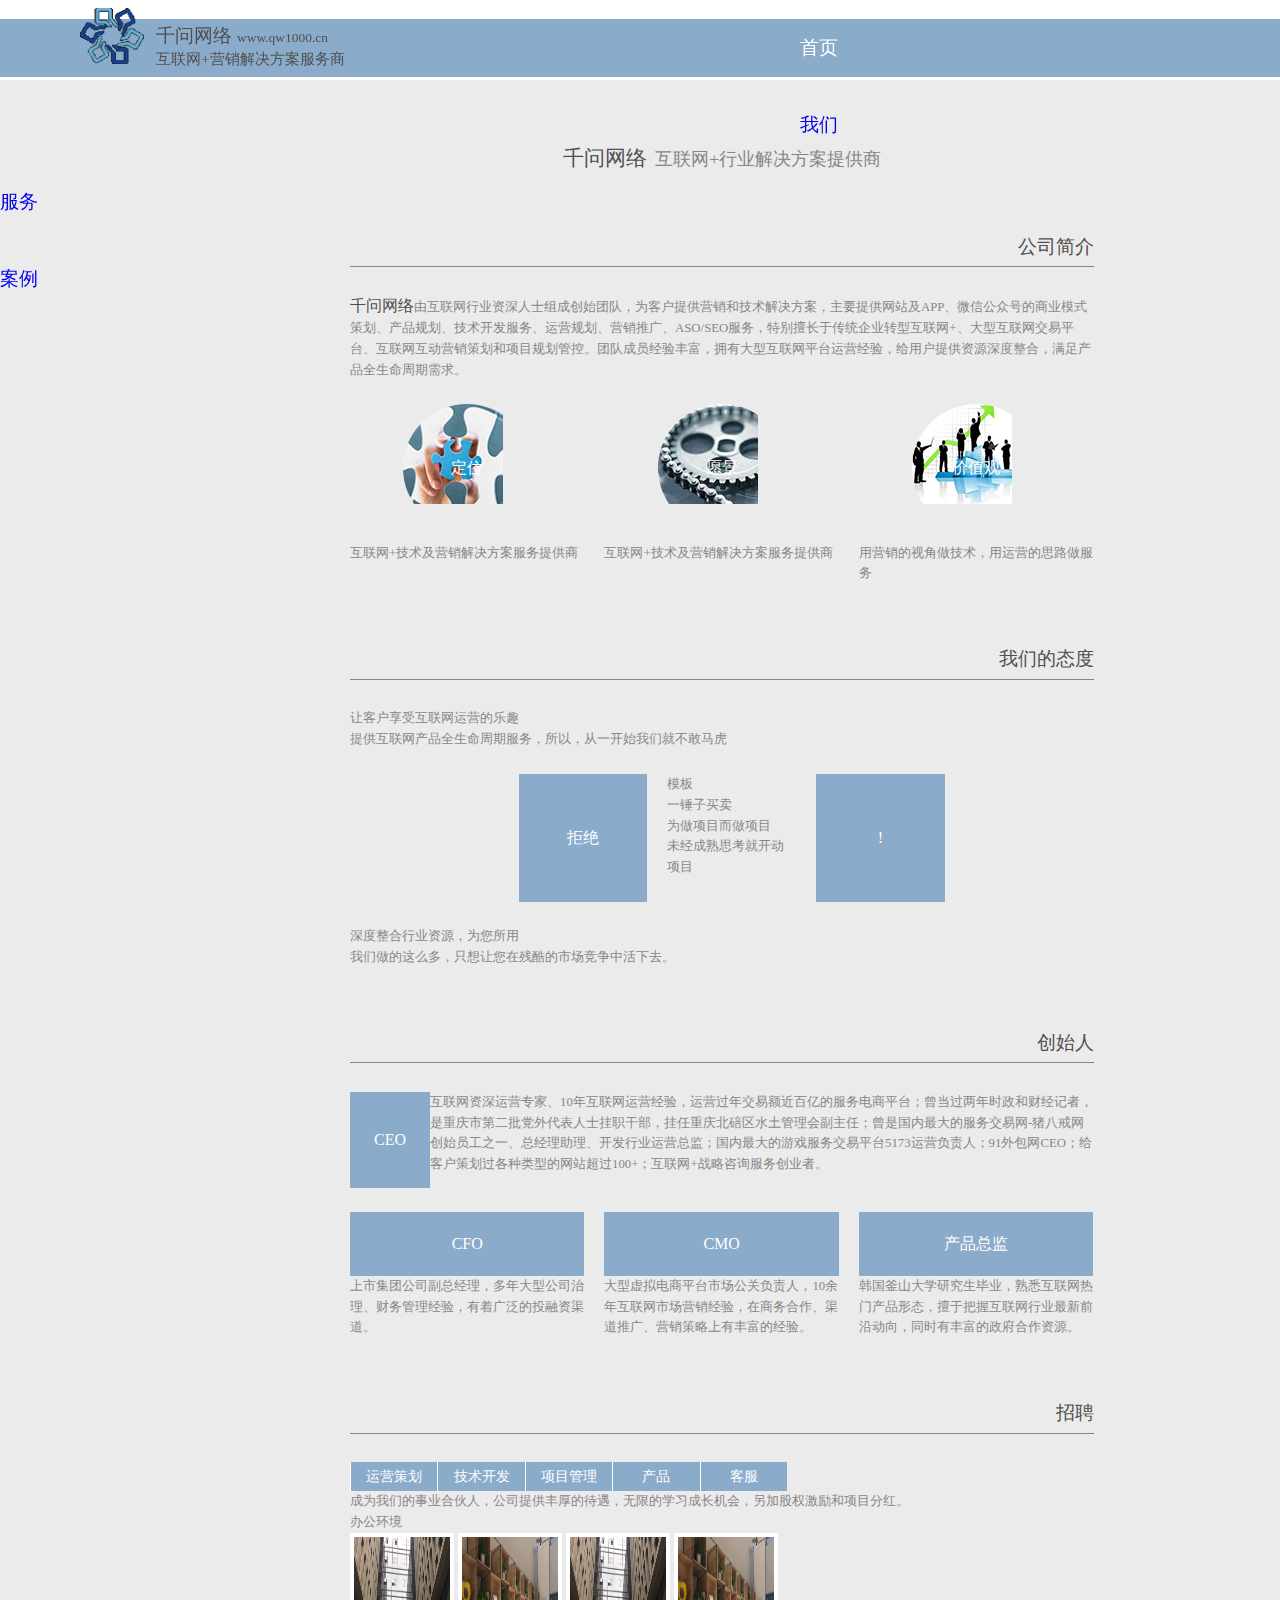
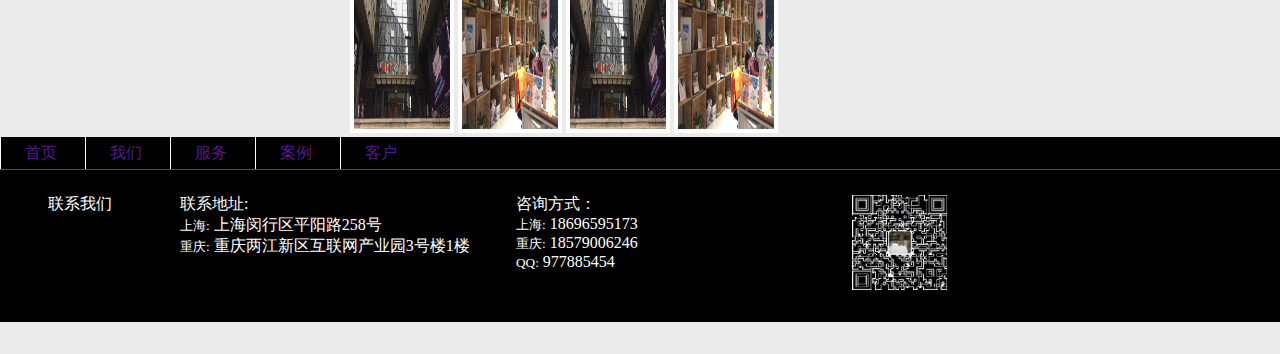
<file: app/about.html>
<!doctype html>
<html lang="">
  <head>
    <meta charset="utf-8">
    <meta name="description" content="千问网络 | 网站建设 | 重庆网站建设 | 微信开发 | 微信公众号 | APP开发 | 品牌营销>
    <meta name="viewport" content="width=device-width, initial-scale=1,user-scalable=no">
    <title>千问网络 互联网+技术及营销解决方案服务提供商；用营销的视角做技术，用运营的思路做服务</title>

    <link rel="apple-touch-icon" href="apple-touch-icon.png">
    <!-- Place favicon.ico in the root directory -->

    <!-- build:css styles/vendor.css -->
    <!-- bower:css -->
    <!-- endbower -->
    <!-- endbuild -->

    <!-- build:css styles/main.css -->
    <link rel="stylesheet" href="styles/index.css">
    <link rel="stylesheet" href="styles/slider.css">
  
    <!-- endbuild -->
    <style type="text/css">

    </style>
  </head>
  <body>
    <nav class="top-nav">
      <div class="logo">
        <img src="images/logo.png" alt="千问网络">
        <div>
          <h1><span>千问网络</span><span>www.qw1000.cn</span></h1>
          <p>互联网+营销解决方案服务商</p>        
        </div>

      </div>
      <ul>
        <li class="active"><a href="index.html">首页 </a></li>
        <li><a href="about.html">我们 </a></li>
        <li><a href="service.html">服务 </a></li> 
        <li><a href="case1.html">案例 </a></li>
      </ul>
    </nav>
    <article class="about-content clearfix">
<!--        <div class="side">
          
           <ul>
             <li><a href="#attitude">简介<i>abrief</i></a><span></span></li>
             <li><a href="#attitude">态度<i>attritute</i></a><span></span></li>
             <li><a href="#founder">创始人<i>founder</i></a><span></span></li>
             <li><a href="#recruit">招聘<i>team</i></a><span></span></li>
           </ul>
       </div> -->
       <div class="about-intro">
           <h2><span>千问网络</span>互联网+行业解决方案提供商</h2>   
           <div class="brief-intro" >
               <h3>公司简介</h3>
               <p>
               <span>千问网络</span>由互联网行业资深人士组成创始团队，为客户提供营销和技术解决方案，主要提供网站及APP、微信公众号的商业模式策划、产品规划、技术开发服务、运营规划、营销推广、ASO/SEO服务，特别擅长于传统企业转型互联网+、大型互联网交易平台、互联网互动营销策划和项目规划管控。团队成员经验丰富，拥有大型互联网平台运营经验，给用户提供资源深度整合，满足产品全生命周期需求。
               </p>  
                <div class="intro-content clearfix">
                    <div class="orientation-bg float">
                        <div class="intro-img img-orientation layout">
                          <h4>定位</h4>       
                       </div>
                        <p>互联网+技术及营销解决方案服务提供商</p>
                    </div> 
                   <div class="vision-bg float">
                      <div class="intro-img img-vision layout"> 
                          <h4>愿景</h4>                              
                      </div>
                        <p>互联网+技术及营销解决方案服务提供商</p>
                  </div> 
                  <div class="value-bg float">
                     <div class="intro-img img-value layout">  
                         <h4>价值观</h4>                         
                     </div>
                     <p>用营销的视角做技术，用运营的思路做服务</p>
                  </div>
              </div>  
           </div>
           <div class="attitude" id="attitude" >            
               <h3>我们的态度</h3>
               <p>让客户享受互联网运营的乐趣<br>
                 提供互联网产品全生命周期服务，所以，从一开始我们就不敢马虎</p>
               <div class="intro-content clearfix">
                   <div class="float"><h4 class="layout">拒绝</h4></div>
                   <div class="float">
                       <div class="layout">
                           <p>模板</p>
                           <p>一锤子买卖</p>
                           <p>为做项目而做项目</p>
                           <p>未经成熟思考就开动项目</p>                           
                       </div>
                   </div>
                   <div class="float"><h4 class="layout">!</h4></div>
               </div>
               <p>深度整合行业资源，为您所用<br>      
               我们做的这么多，只想让您在残酷的市场竞争中活下去。<br>
               </p>
           </div>

           <div class="founder" id="founder" >             
               <h3>创始人</h3>
               <div class="ceo">
                   <h4>CEO</h4>
                   <p>互联网资深运营专家、10年互联网运营经验，运营过年交易额近百亿的服务电商平台；曾当过两年时政和财经记者，是重庆市第二批党外代表人士挂职干部，挂任重庆北碚区水土管理会副主任；曾是国内最大的服务交易网-猪八戒网创始员工之一、总经理助理、开发行业运营总监；国内最大的游戏服务交易平台5173运营负责人；91外包网CEO；给客户策划过各种类型的网站超过100+；互联网+战略咨询服务创业者。</p>
               </div>
               <div class="intro-content clearfix cxo">
                   <div class="cfo float">
                       <h4 class="layout">CFO</h4>
                       <p>上市集团公司副总经理，多年大型公司治理、财务管理经验，有着广泛的投融资渠道。                   </p>
                   </div>
                   <div class="cmo float">
                       <h4 class="layout">CMO</h4>
                       <p>大型虚拟电商平台市场公关负责人，10余年互联网市场营销经验，在商务合作、渠道推广、营销策略上有丰富的经验。</p>
                   </div>
                   <div class="cpo float">
                       <h4 class="layout">产品总监</h4>
                       <p>韩国釜山大学研究生毕业，熟悉互联网热门产品形态，擅于把握互联网行业最新前沿动向，同时有丰富的政府合作资源。</p>
                   </div>
               </div>
           </div>
           <div class="recruit" >            
               <h3>招聘</h3>
               <p><span>运营策划</span><span>技术开发</span><span>项目管理</span><span>产品</span><span>客服</span></p>
               <p>成为我们的事业合伙人，公司提供丰厚的待遇，无限的学习成长机会，另加股权激励和项目分红。</p>
               <div class="team">
                 <p>办公环境</p>
                 <img src="images/team1.jpg">
                 <img src="images/team2.jpg">
                 <img src="images/team1.jpg">
                 <img src="images/team2.jpg">                 
               </div>
           </div>
       </div>
        
    </article> 

    <footer>    
        <nav class="footer-nav">
          <ul>
            <li><a href="">首页<span></span></a></li>
            <li><a href="">我们<span></span></a></li>
            <li><a href="">服务<span></span></a></li>
            <li><a href="">案例<span></span></a></li>
            <li><a href="">客户<span></span></a></li>
          </ul>
        </nav> 

        <div class="contact">
          <h3 >联系我们</h3>
          <div class="contact-content intro-content clearfix">
            <div class="attr float">
              <h4>联系地址:</h4>
              <div>
                <h5>上海:</h5>
                <p>上海闵行区平阳路258号</p>
              </div>
              <div>
                <h5>重庆:</h5>
                <p>重庆两江新区互联网产业园3号楼1楼</p>
              </div>
            </div>
            <div class="phone float">
              <h4>咨询方式：</h4>
              <div>
                <h5>上海:</h5>
                <p>18696595173</p>
              </div>
              <div >
                <h5>重庆:</h5>
                <p>18579006246</p>
              </div>  
              <div>
                <h5>QQ:</h5>
                <p>977885454</p>
              </div>               
            </div>
            <div class="QRcord float">
                <img src="images/QRcode.png">
            </div> 
          </div>     
        </div>        
    </footer>
    <script type="text/javascript" src="scripts/jquery.js"></script>  
    <script src="scripts/main.js"></script>
    <script type="text/javascript">
// //         $("p").on("click",function(){
// // alert("The paragraph was clicked.");
// // });
//         $('.side').on("click",function(){
//           console.log(1);
//         });
     
         $('.side li').on('click',function(){
           var eventLi = $('.side li');
           var index = $(this).index();
           // $(this).id = index;
          $('.about-intro>div').hide("slow");
          // console.log($('.about-intro>div'));
          // $($('.about-intro>div')[index]).show("slow");
          $($('.about-intro>div')[index]).css("display","block");
          // $('html,body').animate(
          //   {scrollDown:130},0);
          // console.log($('.about-intro>div')[index]);
          // $('html,body').scrollTop(130);
         });
  
    </script>
   
  </body>
  </html>
</file>
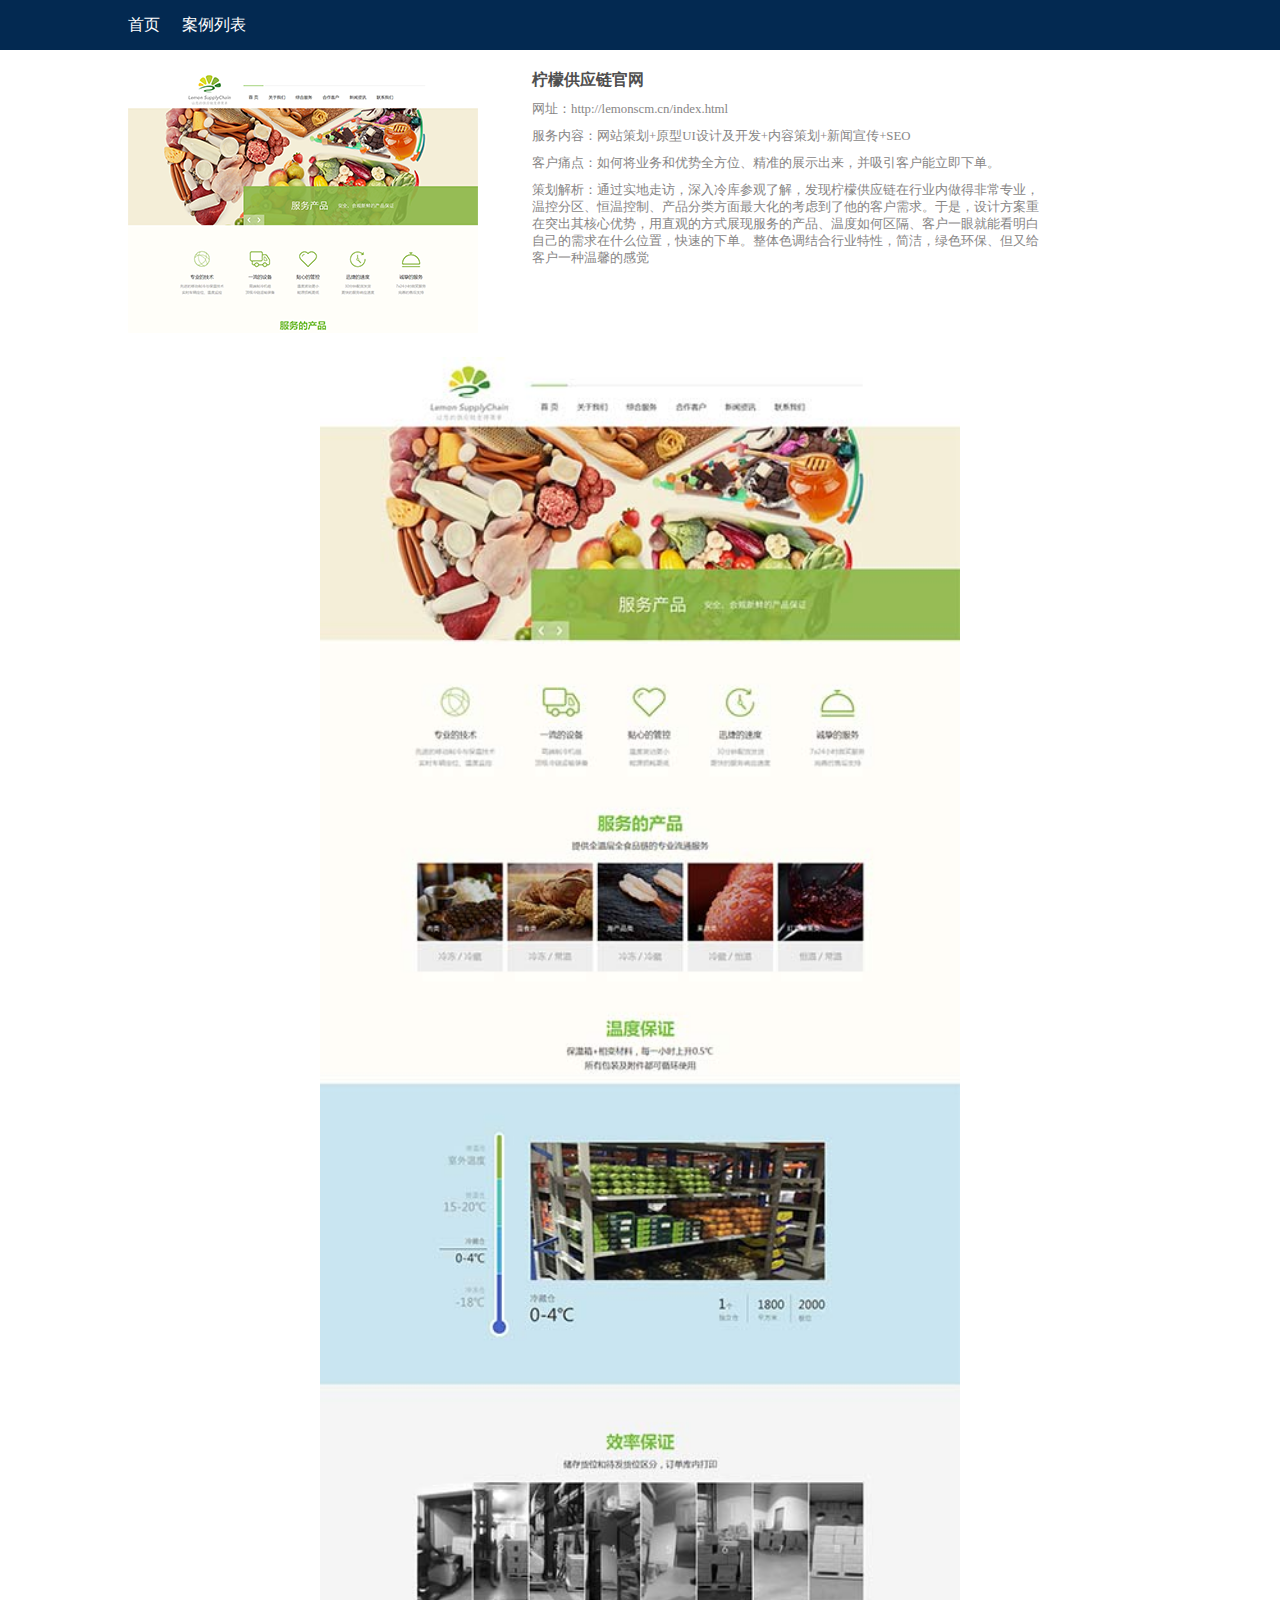
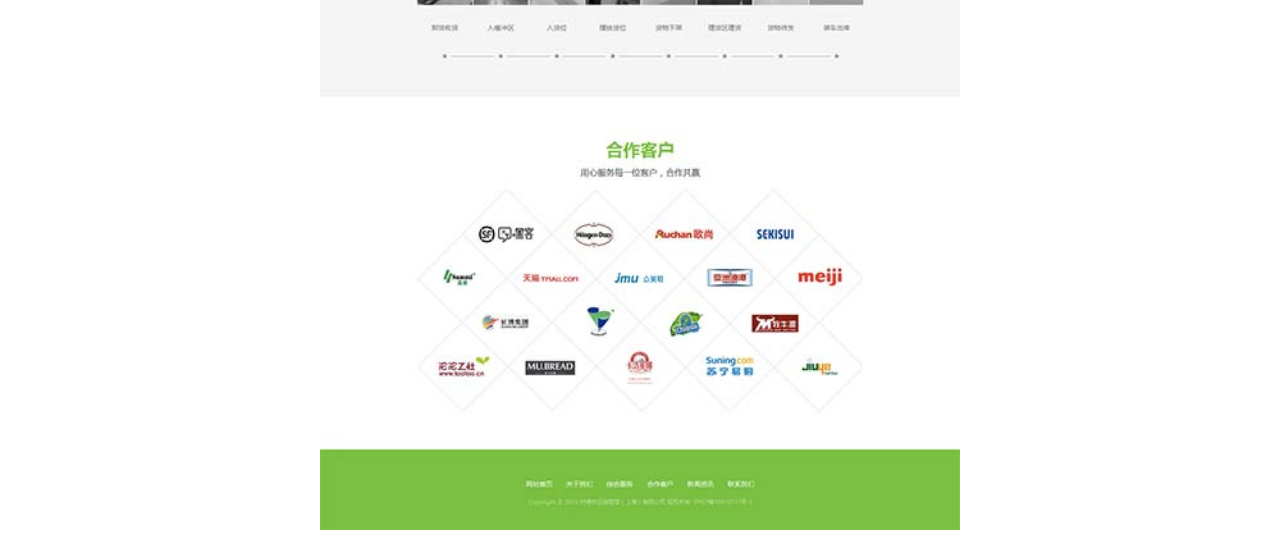
<file: app/case1.html>
<!DOCTYPE html>
<html>
<head>
    <meta charset="utf-8">
    <meta name="description" content="千问网络 | 网站建设 | 重庆网站建设 | 微信开发 | 微信公众号 | APP开发 | 品牌营销>
    <meta name="viewport" content="width=device-width, initial-scale=1,user-scalable=no">
	<title>柠檬生鲜网站建设全服务</title>
	<link rel="stylesheet" type="text/css" href="styles/case.css">
</head>
<body>
 <nav>
    <ul>
	    <li><a href="index.html">首页</a></li>
	    <li class="caselist">案例列表
		    <ul id="caselist">
		    	<li><a href="case1.html" target="_blank">柠檬生鲜</a></li>
		    	<li><a href="case2.html" target="_blank">太平洋车险活动</a></li>
		    	<li><a href="case3.html" target="_blank">嘉兴HI全球教育</a></li>
		    </ul>
	    </li>
    </ul>
 </nav>

 <article class="cases">
 	<div class="case-intro">
 		<img src="images/case1.png">
 		<div>
 			<h3>柠檬供应链官网</h3>
 			<p>网址：<a href="http://lemonscm.cn/index.html" target="_blank">http://lemonscm.cn/index.html</a></p>
 			<p>服务内容：网站策划+原型UI设计及开发+内容策划+新闻宣传+SEO </p>
 			<p>客户痛点：如何将业务和优势全方位、精准的展示出来，并吸引客户能立即下单。</p>
 			<p>策划解析：通过实地走访，深入冷库参观了解，发现柠檬供应链在行业内做得非常专业，温控分区、恒温控制、产品分类方面最大化的考虑到了他的客户需求。于是，设计方案重在突出其核心优势，用直观的方式展现服务的产品、温度如何区隔、客户一眼就能看明白自己的需求在什么位置，快速的下单。整体色调结合行业特性，简洁，绿色环保、但又给客户一种温馨的感觉</p>
 		</div>
 	</div>
 	<div class="case-img-large">
 		<img src="images/case-1-large.jpg">
 	</div>
 </article>

</body>
</html>
</file>
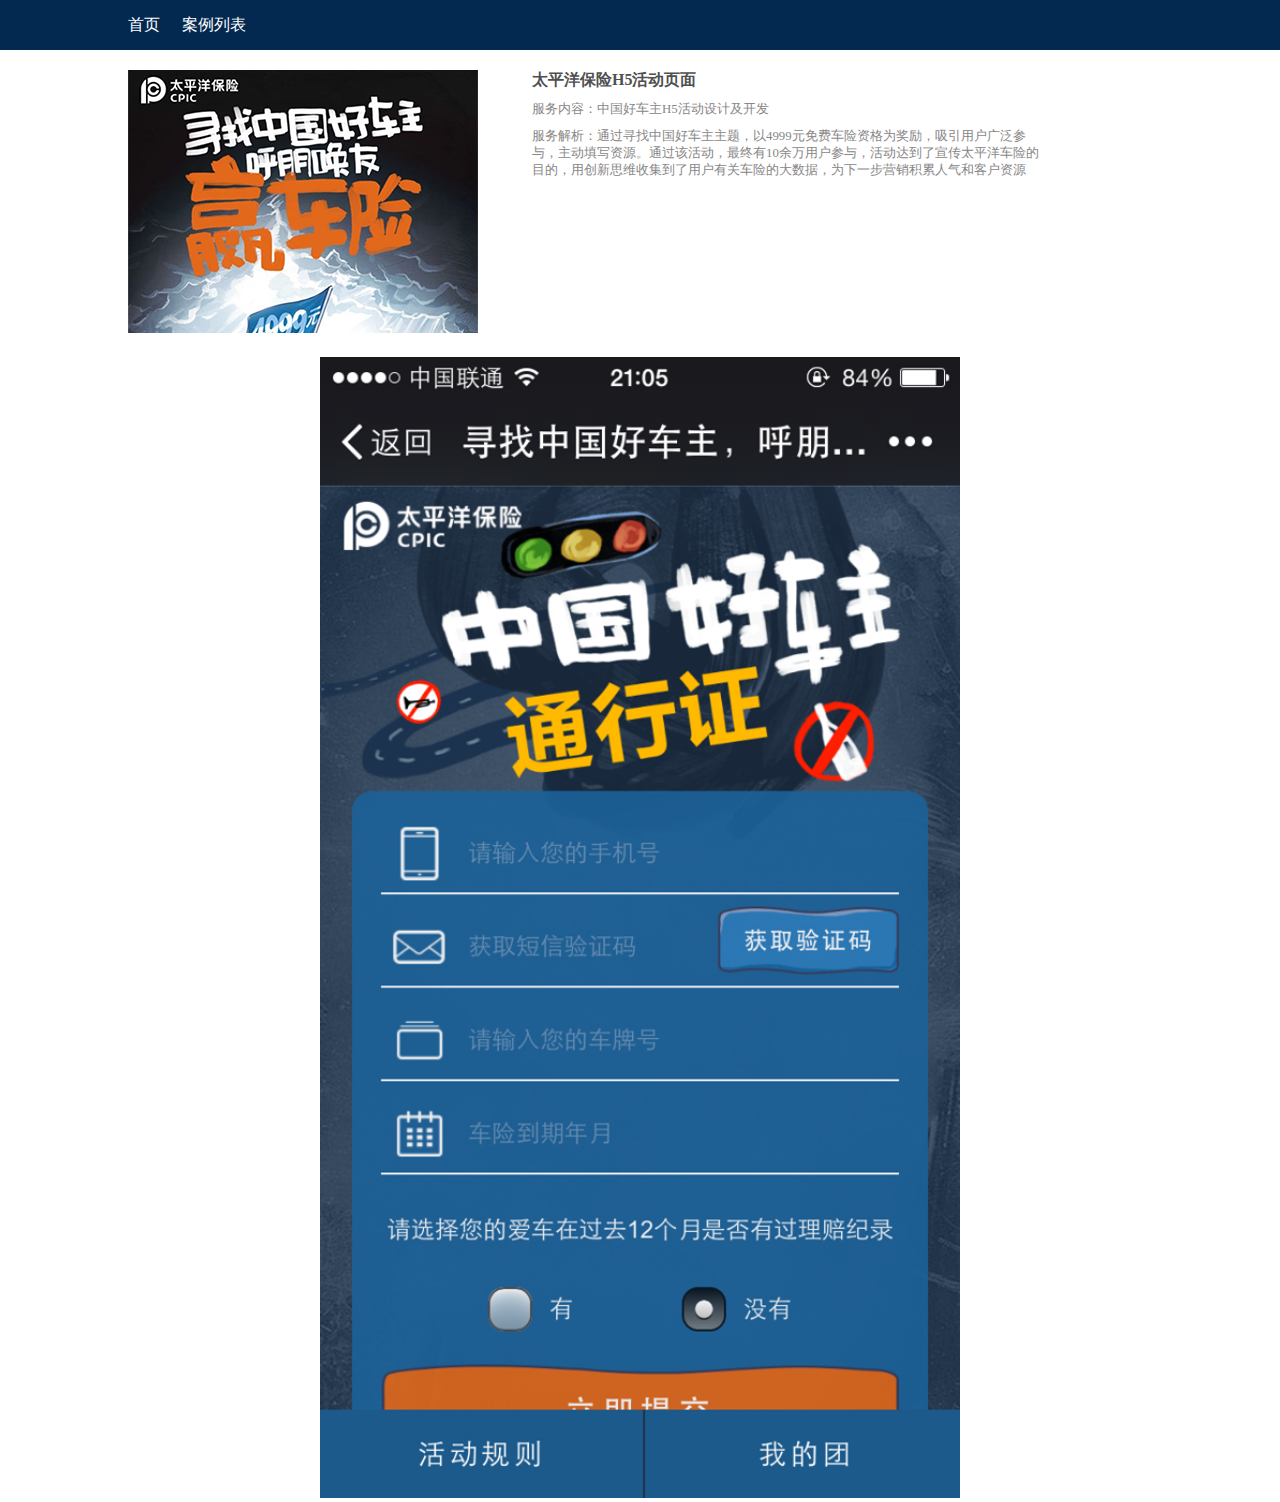
<file: app/case2.html>
<!DOCTYPE html>
<html>
<head>
    <meta charset="utf-8">
    <meta name="description" content="千问网络 | 网站建设 | 重庆网站建设 | 微信开发 | 微信公众号 | APP开发 | H5开发 | 移动开发>
    <meta name="viewport" content="width=device-width, initial-scale=1,user-scalable=no">
	<title>太平洋保险H5活动页面</title>
	<link rel="stylesheet" type="text/css" href="styles/case.css">
</head>
<body>
 <nav>
    <ul>
	    <li><a href="index.html">首页</a></li>
	    <li class="caselist">案例列表
		    <ul id="caselist">
		    	<li><a href="case1.html" target="_blank">柠檬生鲜</a></li>
		    	<li><a href="case2.html" target="_blank">太平洋车险活动</a></li>
		    	<li><a href="case3.html" target="_blank">嘉兴HI全球教育</a></li>
		    </ul>
	    </li>
    </ul>
 </nav>

 <article class="cases">
 	<div class="case-intro">
 		<img src="images/case2.png">
 		<div>
 			<h3>太平洋保险H5活动页面</h3>
 			<p>服务内容：中国好车主H5活动设计及开发</p>
 			<p>服务解析：通过寻找中国好车主主题，以4999元免费车险资格为奖励，吸引用户广泛参与，主动填写资源。通过该活动，最终有10余万用户参与，活动达到了宣传太平洋车险的目的，用创新思维收集到了用户有关车险的大数据，为下一步营销积累人气和客户资源</p>
 		</div>
 	</div>
 	<div class="case-img-large">
 		<img src="images/case-2-large.png">
 	</div>
 </article>

</body>
</html>
</file>
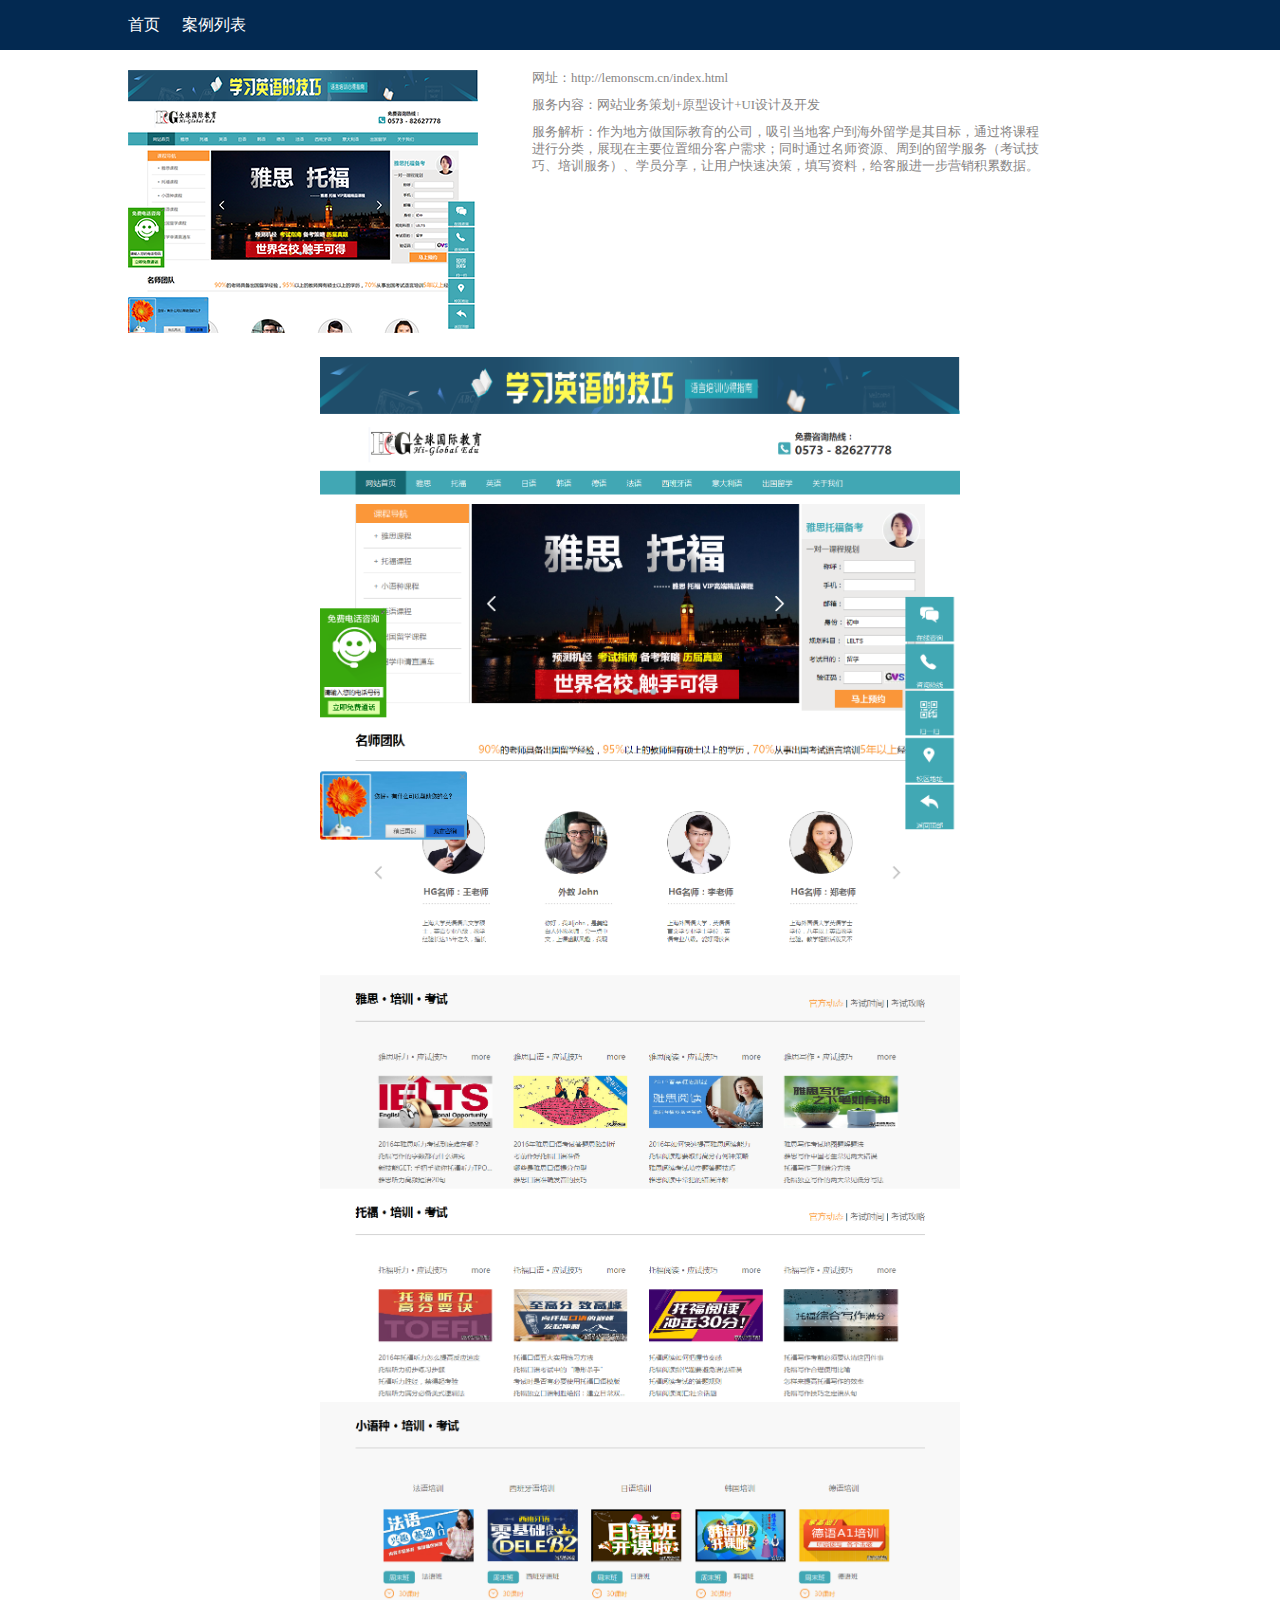
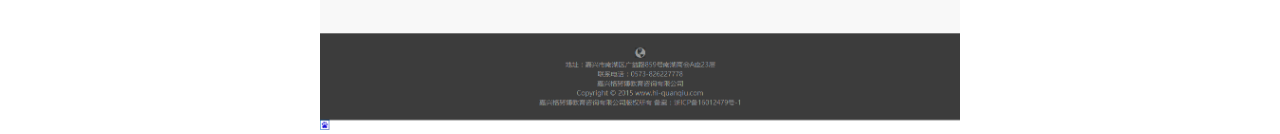
<file: app/case3.html>
<!DOCTYPE html>
<html>
<head>
    <meta charset="utf-8">
    <meta name="description" content="千问网络 | 网站建设 | 重庆网站建设 | 微信开发 | 微信公众号 | APP开发 | 品牌营销>
    <meta name="viewport" content="width=device-width, initial-scale=1,user-scalable=no">
	<title>嘉兴HG全球国际教育网站</title>
	<link rel="stylesheet" type="text/css" href="styles/case.css">
</head>
<body>
 <nav>
    <ul>
	    <li><a href="index.html">首页</a></li>
	    <li class="caselist">案例列表
		    <ul id="caselist">
		    	<li><a href="case1.html" target="_blank">柠檬生鲜</a></li>
		    	<li><a href="case2.html" target="_blank">太平洋车险活动</a></li>
		    	<li><a href="case3.html" target="_blank">嘉兴HI全球教育</a></li>
		    </ul>
	    </li>
    </ul>
 </nav>

 <article class="cases">
 	<div class="case-intro">
 		<img src="images/case3.png">
 		<div>
 			<h3嘉兴HG全球国际教育网站</h3>
 			<p>网址：<a href="http://www.hi-quanqiu.com/" target="_blank">http://lemonscm.cn/index.html</a></p>
 			<p>服务内容：网站业务策划+原型设计+UI设计及开发</p>
 			<p>服务解析：作为地方做国际教育的公司，吸引当地客户到海外留学是其目标，通过将课程进行分类，展现在主要位置细分客户需求；同时通过名师资源、周到的留学服务（考试技巧、培训服务）、学员分享，让用户快速决策，填写资料，给客服进一步营销积累数据。</p>
 		</div>
 	</div>
 	<div class="case-img-large">
 		<img src="images/case-3-large.png">
 	</div>
 </article>

</body>
</html>
</file>
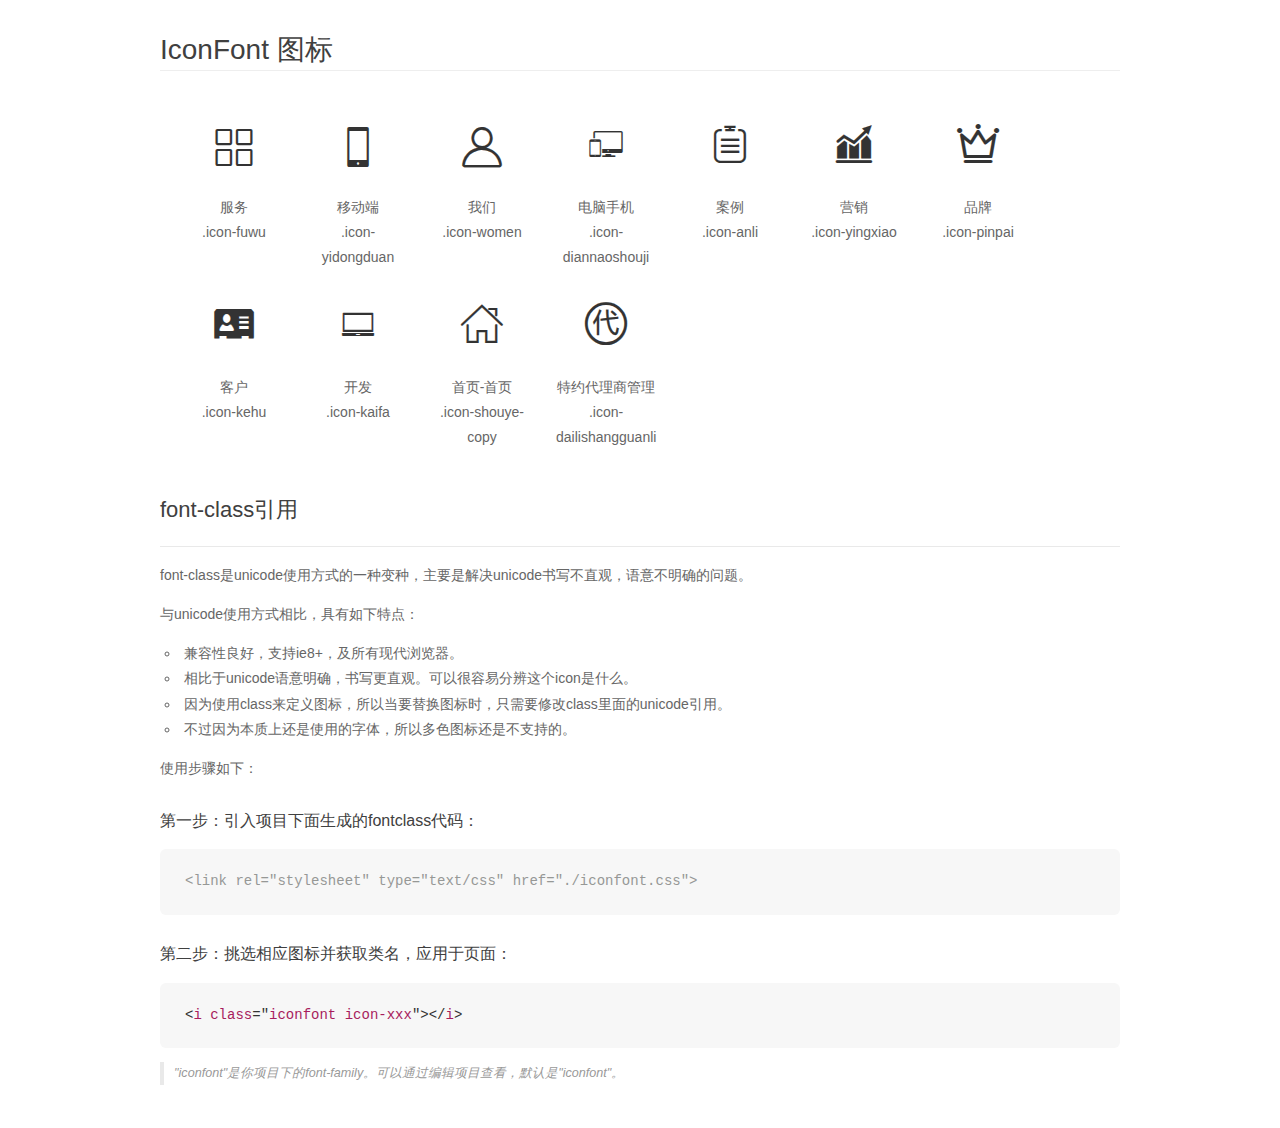
<file: app/fonts/download/font_dkyw329v39g22o6r/demo_fontclass.html>
<!DOCTYPE html>
<html>
<head>
    <meta charset="utf-8"/>
    <title>IconFont</title>
    <link rel="stylesheet" href="demo.css">
    <link rel="stylesheet" href="iconfont.css">
</head>
<body>
    <div class="main markdown">
        <h1>IconFont 图标</h1>
        <ul class="icon_lists clear">
            
                <li>
                <i class="icon iconfont icon-fuwu"></i>
                    <div class="name">服务</div>
                    <div class="fontclass">.icon-fuwu</div>
                </li>
            
                <li>
                <i class="icon iconfont icon-yidongduan"></i>
                    <div class="name">移动端</div>
                    <div class="fontclass">.icon-yidongduan</div>
                </li>
            
                <li>
                <i class="icon iconfont icon-women"></i>
                    <div class="name">我们</div>
                    <div class="fontclass">.icon-women</div>
                </li>
            
                <li>
                <i class="icon iconfont icon-diannaoshouji"></i>
                    <div class="name">电脑手机</div>
                    <div class="fontclass">.icon-diannaoshouji</div>
                </li>
            
                <li>
                <i class="icon iconfont icon-anli"></i>
                    <div class="name">案例</div>
                    <div class="fontclass">.icon-anli</div>
                </li>
            
                <li>
                <i class="icon iconfont icon-yingxiao"></i>
                    <div class="name">营销</div>
                    <div class="fontclass">.icon-yingxiao</div>
                </li>
            
                <li>
                <i class="icon iconfont icon-pinpai"></i>
                    <div class="name">品牌</div>
                    <div class="fontclass">.icon-pinpai</div>
                </li>
            
                <li>
                <i class="icon iconfont icon-kehu"></i>
                    <div class="name">客户</div>
                    <div class="fontclass">.icon-kehu</div>
                </li>
            
                <li>
                <i class="icon iconfont icon-kaifa"></i>
                    <div class="name">开发</div>
                    <div class="fontclass">.icon-kaifa</div>
                </li>
            
                <li>
                <i class="icon iconfont icon-shouye-copy"></i>
                    <div class="name">首页-首页</div>
                    <div class="fontclass">.icon-shouye-copy</div>
                </li>
            
                <li>
                <i class="icon iconfont icon-dailishangguanli"></i>
                    <div class="name">特约代理商管理</div>
                    <div class="fontclass">.icon-dailishangguanli</div>
                </li>
            
        </ul>

        <h2 id="font-class-">font-class引用</h2>
        <hr>

        <p>font-class是unicode使用方式的一种变种，主要是解决unicode书写不直观，语意不明确的问题。</p>
        <p>与unicode使用方式相比，具有如下特点：</p>
        <ul>
        <li>兼容性良好，支持ie8+，及所有现代浏览器。</li>
        <li>相比于unicode语意明确，书写更直观。可以很容易分辨这个icon是什么。</li>
        <li>因为使用class来定义图标，所以当要替换图标时，只需要修改class里面的unicode引用。</li>
        <li>不过因为本质上还是使用的字体，所以多色图标还是不支持的。</li>
        </ul>
        <p>使用步骤如下：</p>
        <h3 id="-fontclass-">第一步：引入项目下面生成的fontclass代码：</h3>


        <pre><code class="lang-js hljs javascript"><span class="hljs-comment">&lt;link rel="stylesheet" type="text/css" href="./iconfont.css"&gt;</span></code></pre>
        <h3 id="-">第二步：挑选相应图标并获取类名，应用于页面：</h3>
        <pre><code class="lang-css hljs">&lt;<span class="hljs-selector-tag">i</span> <span class="hljs-selector-tag">class</span>="<span class="hljs-selector-tag">iconfont</span> <span class="hljs-selector-tag">icon-xxx</span>"&gt;&lt;/<span class="hljs-selector-tag">i</span>&gt;</code></pre>
        <blockquote>
        <p>"iconfont"是你项目下的font-family。可以通过编辑项目查看，默认是"iconfont"。</p>
        </blockquote>
    </div>
</body>
</html>
</file>
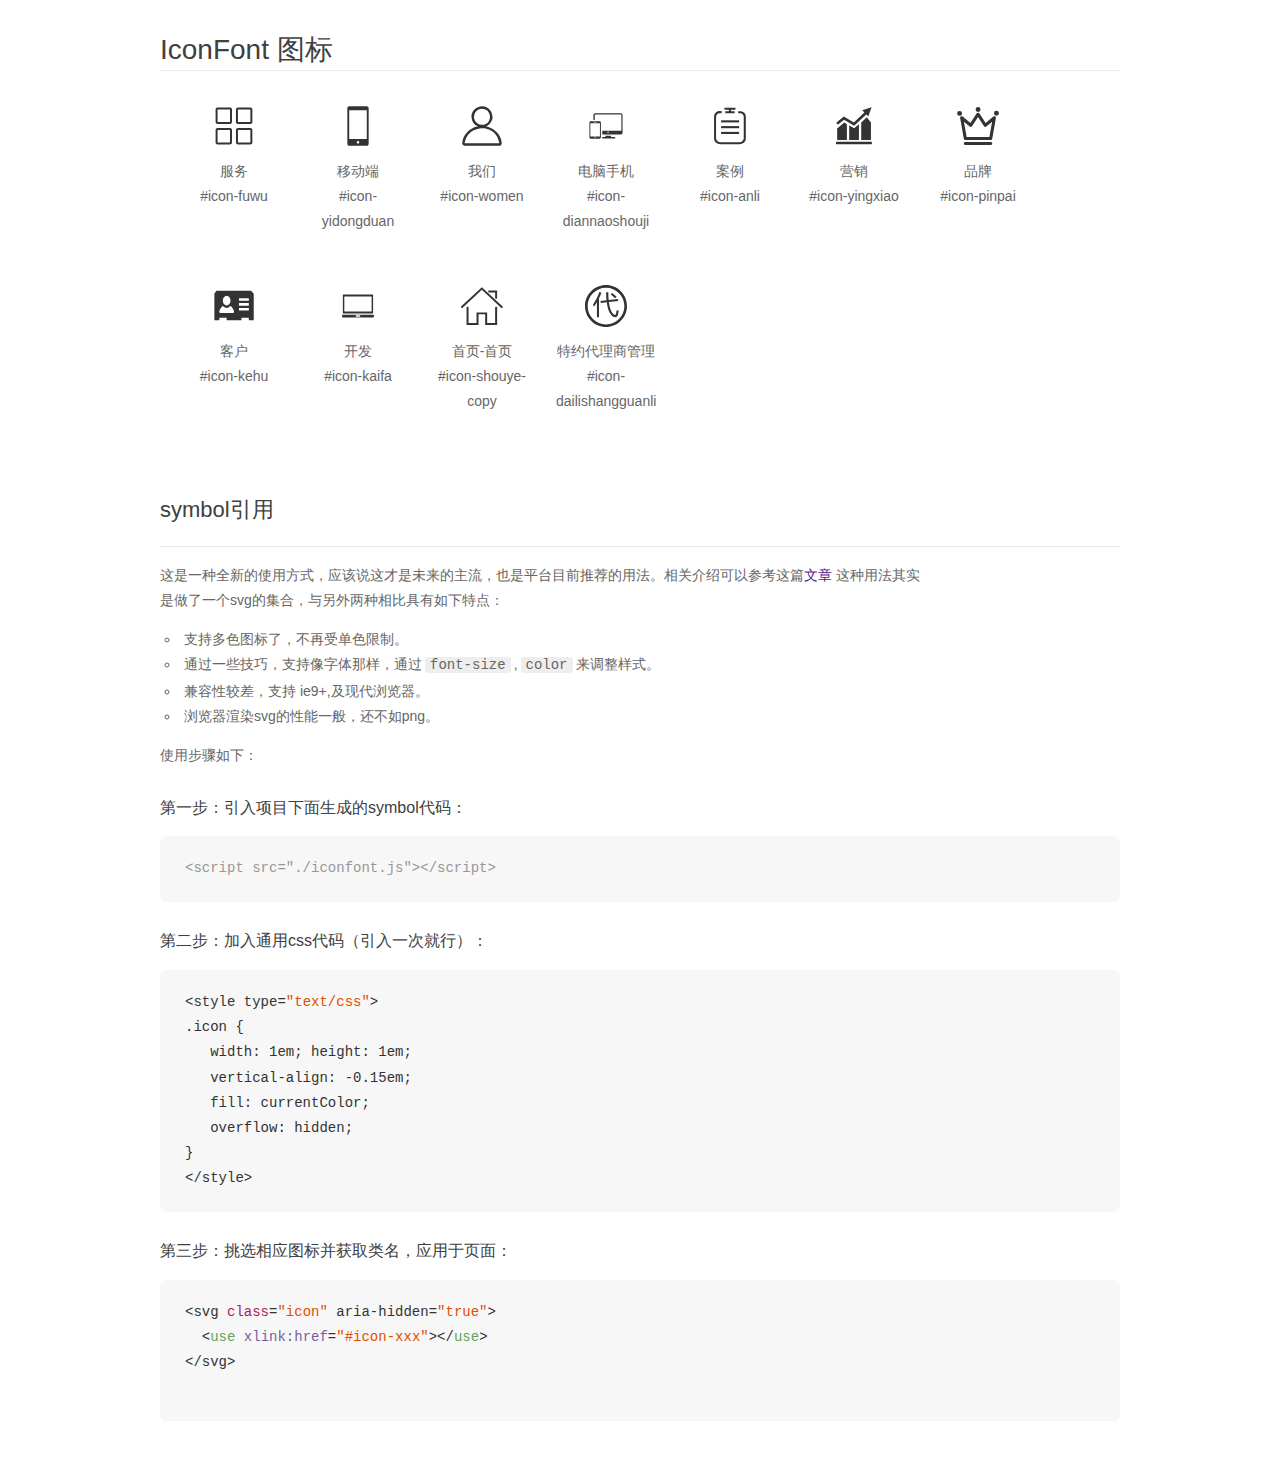
<file: app/fonts/download/font_dkyw329v39g22o6r/demo_symbol.html>
<!DOCTYPE html>
<html>
<head>
    <meta charset="utf-8"/>
    <title>IconFont</title>
    <link rel="stylesheet" href="demo.css">
    <script src="iconfont.js"></script>

    <style type="text/css">
        .icon {
          /* 通过设置 font-size 来改变图标大小 */
          width: 1em; height: 1em;
          /* 图标和文字相邻时，垂直对齐 */
          vertical-align: -0.15em;
          /* 通过设置 color 来改变 SVG 的颜色/fill */
          fill: currentColor;
          /* path 和 stroke 溢出 viewBox 部分在 IE 下会显示
             normalize.css 中也包含这行 */
          overflow: hidden;
        }

    </style>
</head>
<body>
    <div class="main markdown">
        <h1>IconFont 图标</h1>
        <ul class="icon_lists clear">
            
                <li>
                    <svg class="icon" aria-hidden="true">
                        <use xlink:href="#icon-fuwu"></use>
                    </svg>
                    <div class="name">服务</div>
                    <div class="fontclass">#icon-fuwu</div>
                </li>
            
                <li>
                    <svg class="icon" aria-hidden="true">
                        <use xlink:href="#icon-yidongduan"></use>
                    </svg>
                    <div class="name">移动端</div>
                    <div class="fontclass">#icon-yidongduan</div>
                </li>
            
                <li>
                    <svg class="icon" aria-hidden="true">
                        <use xlink:href="#icon-women"></use>
                    </svg>
                    <div class="name">我们</div>
                    <div class="fontclass">#icon-women</div>
                </li>
            
                <li>
                    <svg class="icon" aria-hidden="true">
                        <use xlink:href="#icon-diannaoshouji"></use>
                    </svg>
                    <div class="name">电脑手机</div>
                    <div class="fontclass">#icon-diannaoshouji</div>
                </li>
            
                <li>
                    <svg class="icon" aria-hidden="true">
                        <use xlink:href="#icon-anli"></use>
                    </svg>
                    <div class="name">案例</div>
                    <div class="fontclass">#icon-anli</div>
                </li>
            
                <li>
                    <svg class="icon" aria-hidden="true">
                        <use xlink:href="#icon-yingxiao"></use>
                    </svg>
                    <div class="name">营销</div>
                    <div class="fontclass">#icon-yingxiao</div>
                </li>
            
                <li>
                    <svg class="icon" aria-hidden="true">
                        <use xlink:href="#icon-pinpai"></use>
                    </svg>
                    <div class="name">品牌</div>
                    <div class="fontclass">#icon-pinpai</div>
                </li>
            
                <li>
                    <svg class="icon" aria-hidden="true">
                        <use xlink:href="#icon-kehu"></use>
                    </svg>
                    <div class="name">客户</div>
                    <div class="fontclass">#icon-kehu</div>
                </li>
            
                <li>
                    <svg class="icon" aria-hidden="true">
                        <use xlink:href="#icon-kaifa"></use>
                    </svg>
                    <div class="name">开发</div>
                    <div class="fontclass">#icon-kaifa</div>
                </li>
            
                <li>
                    <svg class="icon" aria-hidden="true">
                        <use xlink:href="#icon-shouye-copy"></use>
                    </svg>
                    <div class="name">首页-首页</div>
                    <div class="fontclass">#icon-shouye-copy</div>
                </li>
            
                <li>
                    <svg class="icon" aria-hidden="true">
                        <use xlink:href="#icon-dailishangguanli"></use>
                    </svg>
                    <div class="name">特约代理商管理</div>
                    <div class="fontclass">#icon-dailishangguanli</div>
                </li>
            
        </ul>


        <h2 id="symbol-">symbol引用</h2>
        <hr>

        <p>这是一种全新的使用方式，应该说这才是未来的主流，也是平台目前推荐的用法。相关介绍可以参考这篇<a href="">文章</a>
        这种用法其实是做了一个svg的集合，与另外两种相比具有如下特点：</p>
        <ul>
          <li>支持多色图标了，不再受单色限制。</li>
          <li>通过一些技巧，支持像字体那样，通过<code>font-size</code>,<code>color</code>来调整样式。</li>
          <li>兼容性较差，支持 ie9+,及现代浏览器。</li>
          <li>浏览器渲染svg的性能一般，还不如png。</li>
        </ul>
        <p>使用步骤如下：</p>
        <h3 id="-symbol-">第一步：引入项目下面生成的symbol代码：</h3>
        <pre><code class="lang-js hljs javascript"><span class="hljs-comment">&lt;script src="./iconfont.js"&gt;&lt;/script&gt;</span></code></pre>
        <h3 id="-css-">第二步：加入通用css代码（引入一次就行）：</h3>
        <pre><code class="lang-js hljs javascript">&lt;style type=<span class="hljs-string">"text/css"</span>&gt;
.icon {
   width: <span class="hljs-number">1</span>em; height: <span class="hljs-number">1</span>em;
   vertical-align: <span class="hljs-number">-0.15</span>em;
   fill: currentColor;
   overflow: hidden;
}
&lt;<span class="hljs-regexp">/style&gt;</span></code></pre>
        <h3 id="-">第三步：挑选相应图标并获取类名，应用于页面：</h3>
        <pre><code class="lang-js hljs javascript">&lt;svg <span class="hljs-class"><span class="hljs-keyword">class</span></span>=<span class="hljs-string">"icon"</span> aria-hidden=<span class="hljs-string">"true"</span>&gt;<span class="xml"><span class="hljs-tag">
  &lt;<span class="hljs-name">use</span> <span class="hljs-attr">xlink:href</span>=<span class="hljs-string">"#icon-xxx"</span>&gt;</span><span class="hljs-tag">&lt;/<span class="hljs-name">use</span>&gt;</span>
</span>&lt;<span class="hljs-regexp">/svg&gt;
        </span></code></pre>
    </div>
</body>
</html>
</file>
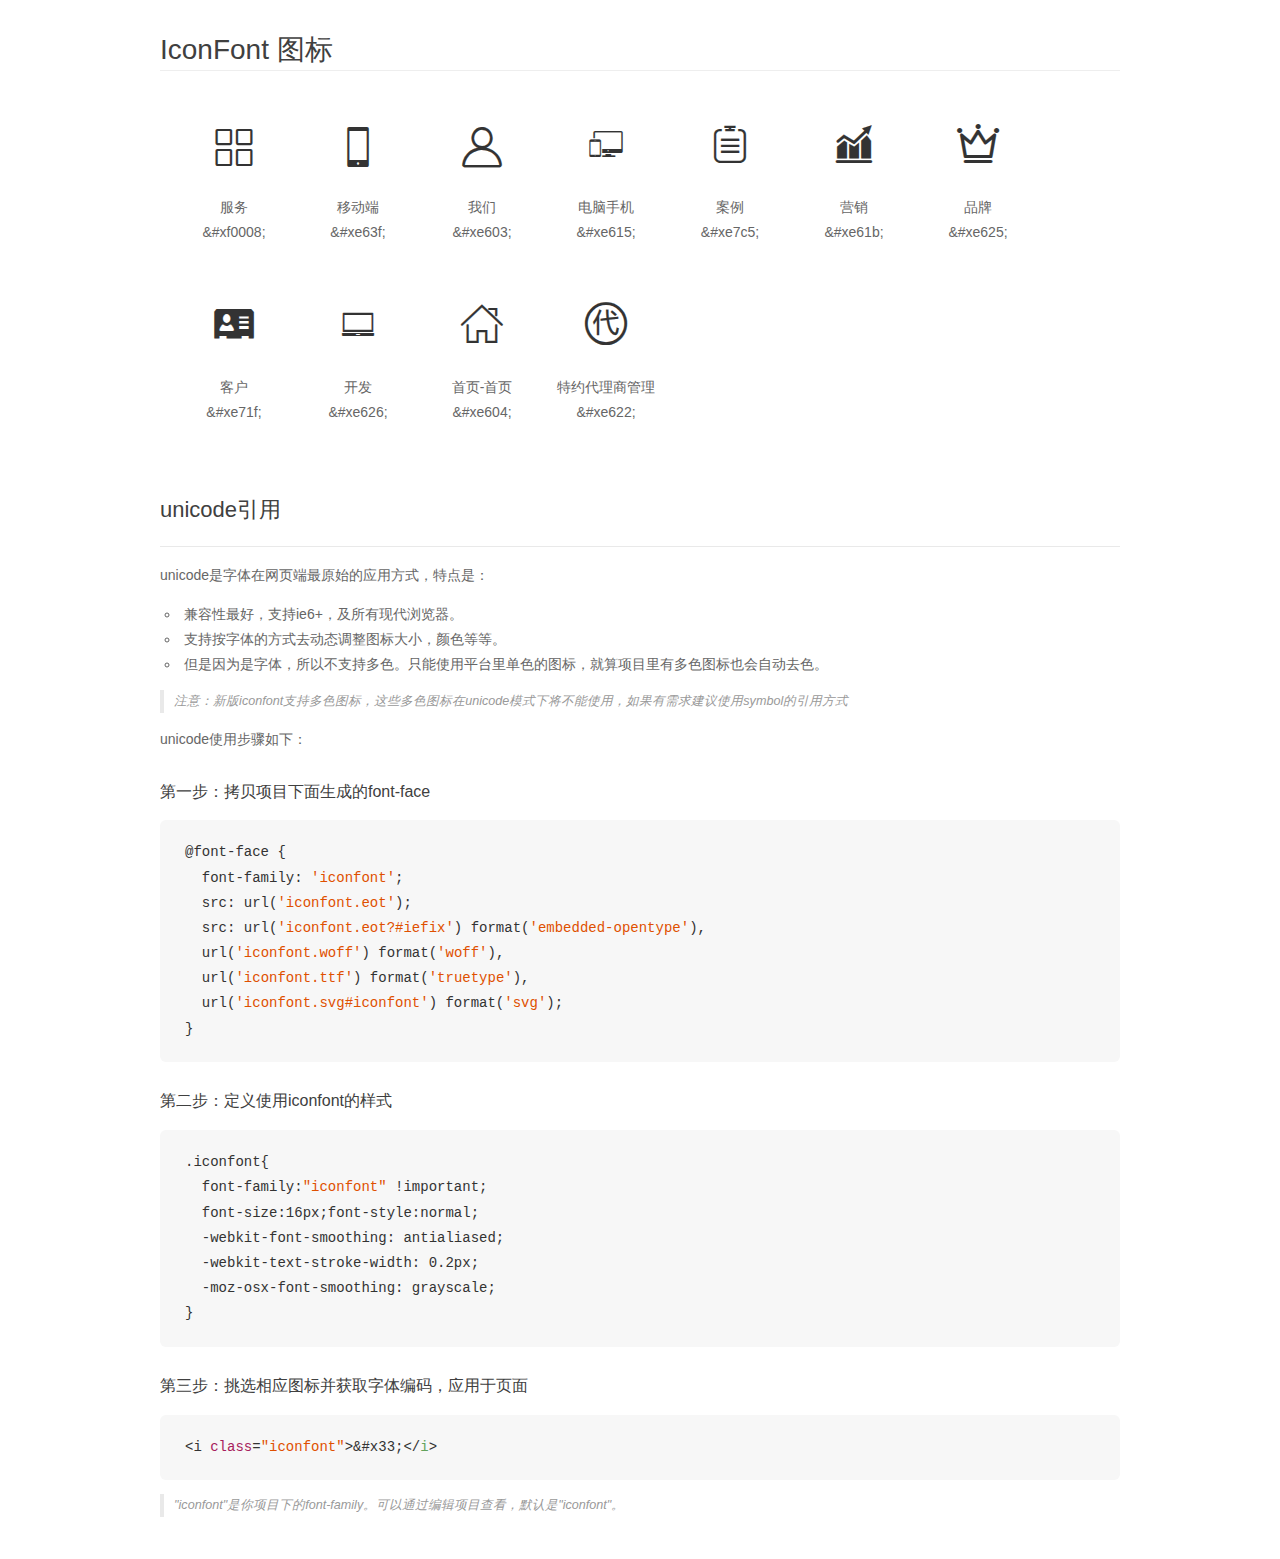
<file: app/fonts/download/font_dkyw329v39g22o6r/demo_unicode.html>
<!DOCTYPE html>
<html>
<head>
    <meta charset="utf-8"/>
    <title>IconFont</title>
    <link rel="stylesheet" href="demo.css">

    <style type="text/css">

        @font-face {font-family: "iconfont";
          src: url('iconfont.eot'); /* IE9*/
          src: url('iconfont.eot#iefix') format('embedded-opentype'), /* IE6-IE8 */
          url('iconfont.woff') format('woff'), /* chrome, firefox */
          url('iconfont.ttf') format('truetype'), /* chrome, firefox, opera, Safari, Android, iOS 4.2+*/
          url('iconfont.svg#iconfont') format('svg'); /* iOS 4.1- */
        }

        .iconfont {
          font-family:"iconfont" !important;
          font-size:16px;
          font-style:normal;
          -webkit-font-smoothing: antialiased;
          -webkit-text-stroke-width: 0.2px;
          -moz-osx-font-smoothing: grayscale;
        }

    </style>
</head>
<body>
    <div class="main markdown">
        <h1>IconFont 图标</h1>
        <ul class="icon_lists clear">
            
                <li>
                <i class="icon iconfont">&#xf0008;</i>
                    <div class="name">服务</div>
                    <div class="code">&amp;#xf0008;</div>
                </li>
            
                <li>
                <i class="icon iconfont">&#xe63f;</i>
                    <div class="name">移动端</div>
                    <div class="code">&amp;#xe63f;</div>
                </li>
            
                <li>
                <i class="icon iconfont">&#xe603;</i>
                    <div class="name">我们</div>
                    <div class="code">&amp;#xe603;</div>
                </li>
            
                <li>
                <i class="icon iconfont">&#xe615;</i>
                    <div class="name">电脑手机</div>
                    <div class="code">&amp;#xe615;</div>
                </li>
            
                <li>
                <i class="icon iconfont">&#xe7c5;</i>
                    <div class="name">案例</div>
                    <div class="code">&amp;#xe7c5;</div>
                </li>
            
                <li>
                <i class="icon iconfont">&#xe61b;</i>
                    <div class="name">营销</div>
                    <div class="code">&amp;#xe61b;</div>
                </li>
            
                <li>
                <i class="icon iconfont">&#xe625;</i>
                    <div class="name">品牌</div>
                    <div class="code">&amp;#xe625;</div>
                </li>
            
                <li>
                <i class="icon iconfont">&#xe71f;</i>
                    <div class="name">客户</div>
                    <div class="code">&amp;#xe71f;</div>
                </li>
            
                <li>
                <i class="icon iconfont">&#xe626;</i>
                    <div class="name">开发</div>
                    <div class="code">&amp;#xe626;</div>
                </li>
            
                <li>
                <i class="icon iconfont">&#xe604;</i>
                    <div class="name">首页-首页</div>
                    <div class="code">&amp;#xe604;</div>
                </li>
            
                <li>
                <i class="icon iconfont">&#xe622;</i>
                    <div class="name">特约代理商管理</div>
                    <div class="code">&amp;#xe622;</div>
                </li>
            
        </ul>
        <h2 id="unicode-">unicode引用</h2>
        <hr>

        <p>unicode是字体在网页端最原始的应用方式，特点是：</p>
        <ul>
        <li>兼容性最好，支持ie6+，及所有现代浏览器。</li>
        <li>支持按字体的方式去动态调整图标大小，颜色等等。</li>
        <li>但是因为是字体，所以不支持多色。只能使用平台里单色的图标，就算项目里有多色图标也会自动去色。</li>
        </ul>
        <blockquote>
        <p>注意：新版iconfont支持多色图标，这些多色图标在unicode模式下将不能使用，如果有需求建议使用symbol的引用方式</p>
        </blockquote>
        <p>unicode使用步骤如下：</p>
        <h3 id="-font-face">第一步：拷贝项目下面生成的font-face</h3>
        <pre><code class="lang-js hljs javascript">@font-face {
  font-family: <span class="hljs-string">'iconfont'</span>;
  src: url(<span class="hljs-string">'iconfont.eot'</span>);
  src: url(<span class="hljs-string">'iconfont.eot?#iefix'</span>) format(<span class="hljs-string">'embedded-opentype'</span>),
  url(<span class="hljs-string">'iconfont.woff'</span>) format(<span class="hljs-string">'woff'</span>),
  url(<span class="hljs-string">'iconfont.ttf'</span>) format(<span class="hljs-string">'truetype'</span>),
  url(<span class="hljs-string">'iconfont.svg#iconfont'</span>) format(<span class="hljs-string">'svg'</span>);
}
</code></pre>
        <h3 id="-iconfont-">第二步：定义使用iconfont的样式</h3>
        <pre><code class="lang-js hljs javascript">.iconfont{
  font-family:<span class="hljs-string">"iconfont"</span> !important;
  font-size:<span class="hljs-number">16</span>px;font-style:normal;
  -webkit-font-smoothing: antialiased;
  -webkit-text-stroke-width: <span class="hljs-number">0.2</span>px;
  -moz-osx-font-smoothing: grayscale;
}
</code></pre>
        <h3 id="-">第三步：挑选相应图标并获取字体编码，应用于页面</h3>
        <pre><code class="lang-js hljs javascript">&lt;i <span class="hljs-class"><span class="hljs-keyword">class</span></span>=<span class="hljs-string">"iconfont"</span>&gt;&amp;#x33;<span class="xml"><span class="hljs-tag">&lt;/<span class="hljs-name">i</span>&gt;</span></span></code></pre>

        <blockquote>
        <p>"iconfont"是你项目下的font-family。可以通过编辑项目查看，默认是"iconfont"。</p>
        </blockquote>
    </div>


</body>
</html>
</file>
<file: app/styles/slider.css>
.m-slider{
  background-color: #fff;
  position: relative;
/*  height: 100%;*/
  width: 100%;
  transition-property: transform;
  transition-duration: 1s;
  transition-timing-function: ease-out;
}
.m-slider, .m-slider .slide{
 /* height: 100%;*/
  width: 100%;
}
.m-slider .slide{
  position: absolute;
  top:0;
  left: 0;
  text-align: center;
  vertical-align: middle;
  background-color: #fff;

}

.m-slider .slide.z-active{
  transition: opacity .2s ease-in;
}

.m-slider .slide img{
  /*border: 2px solid #fff;*/
  /*border-radius: 2px;*/
  /*box-shadow: 0px 0px 2px rgba(0,0,0, .5);*/
/*  top: 0;
  left: 0;
  position: absolute;*/
  width: 100%;
}
/*
.m-slider .slide h2{
  margin-top: 40%;
}*/

/*
.m-slider .slide{
  background-color: #e1f1d1;
}
.m-slider .slide:first-child{
  background-color: #d1e1f1;
}
.m-slider .slide:last-child{
  background-color: #f1e1d1;
}

*/



/*----Cursor------*/

.m-cursor{
  z-index: 10;
  text-align: center;
  position: absolute;
  top: 80%;
  left: 2.5%;
  right: 2.5%;
  padding-left: 0;
}
.m-cursor>div{
  color: #aaa;
  background-color: #fff;
  background-clip: content-box;
  /*line-height: 20px;*/
  /*display: inline-block;*/
  cursor: pointer;
  transition: background-color .5s;

}


/*.m-cursor>div.z-active,.m-cursor>div:hover{
  background-color: #8AABCA;
  color:#fff;
  background-clip: content-box;
}*/
/*
.m-cursor>div:hover{
  background-color: #94B7F4;
  color: #fff;
}*/

.prev,.next{
  position: absolute;
  z-index: 10;
  width: 2em;
  height: 2em;
  font-size: 2em;
  color: #aaa;
  line-height: 2em;
  border-radius: 50%;
  border: 2px solid #999;
  margin-bottom: 4px;
  list-style: none;
  /*display: inline-block;*/
   font-family: '宋体';
  cursor: pointer;
  text-align: center;
  vertical-align: middle;
  /*display: none;*/
}

.prev{
  left: 1.5em;
  top:50%;
  margin-top:-0.5em;
}

.next{
  right: 1.5em;
  top: 50%;
  margin-top:-0.5em;
}
</file>
<file: app/styles/case.css>
*{
	margin:0;
	padding:0;
}
nav{
	padding-left:10%;
	height:50px;
	background-color: #032951;
	color:#fff;
}
nav>ul{
	height: 50px;
	
}
nav a{
	text-decoration: none;
	text-align: center;
	color:#fff;
}
nav>ul>li{
	display: inline-block;
	width: 50px;
	height: 50px;
	line-height: 50px;
}
nav>ul>li>a:hover{
	text-decoration: underline;	
}
nav .caselist{
	position: relative;
	width: 200px;
}
nav .caselist:hover #caselist{
	display: block;
}
#caselist{
	height: 30px;
	line-height: 30px;	
	margin-left:2px;
	position: absolute;
	top:50;
	left:0;	
    font-size:0.8rem;
	display: none;
}
#caselist li{
	background-color: #fff;
	border-bottom:1px solid #ddd;
	width: 120px;	
}
#caselist a{
	margin-left: 5px;
	color:#888686;
}
nav ul>li ul a:hover{
	text-decoration: underline;
}

ul{
	list-style: none;
}


.cases .case-intro{
   width:80%;
   margin:20px auto;
}

.cases .case-intro >div{
	display: inline-block;
	padding-left: 50px;
	width: 50%;
	vertical-align: top;
}

.cases .case-intro >div h3{
	font-size:1rem;
	margin-bottom: 10px;
	color:#504F4F;
}
.cases .case-intro >div p a{
	color: #888686;	
	text-decoration: none;
}
.cases .case-intro >div p a:hover{
	text-decoration: underline;
}
.cases .case-intro >div p{
	font-size:0.8rem;
	margin-bottom: 10px;	
	color: #888686;
}
.case-img-large{
	margin-top: 50px;
	width:50%;
	margin:0 auto;
}

.case-img-large img{
	width: 100%;
}
</file>
<file: app/fonts/download/font_dkyw329v39g22o6r/iconfont.css>
@font-face {font-family: "iconfont";
  src: url('iconfont.eot?t=1479870700304'); /* IE9*/
  src: url('iconfont.eot?t=1479870700304#iefix') format('embedded-opentype'), /* IE6-IE8 */
  url('iconfont.woff?t=1479870700304') format('woff'), /* chrome, firefox */
  url('iconfont.ttf?t=1479870700304') format('truetype'), /* chrome, firefox, opera, Safari, Android, iOS 4.2+*/
  url('iconfont.svg?t=1479870700304#iconfont') format('svg'); /* iOS 4.1- */
}

.iconfont {
  font-family:"iconfont" !important;
  font-size:16px;
  font-style:normal;
  -webkit-font-smoothing: antialiased;
  -webkit-text-stroke-width: 0.2px;
  -moz-osx-font-smoothing: grayscale;
}

.icon-fuwu:before { content: "\f0008"; }

.icon-yidongduan:before { content: "\e63f"; }

.icon-women:before { content: "\e603"; }

.icon-diannaoshouji:before { content: "\e615"; }

.icon-anli:before { content: "\e7c5"; }

.icon-yingxiao:before { content: "\e61b"; }

.icon-pinpai:before { content: "\e625"; }

.icon-kehu:before { content: "\e71f"; }

.icon-kaifa:before { content: "\e626"; }

.icon-shouye-copy:before { content: "\e604"; }

.icon-dailishangguanli:before { content: "\e622"; }
</file>
<file: app/styles/index.css>
@charset "UTF-8";
/*reset*/
* {
  margin: 0;
  padding: 0; }

ul {
  list-style: none; }

a {
  text-decoration: none; }

h1, h2, h3, h4, h5, h6, em, strong, b {
  font-weight: normal; }

.clearfix:before, .clearfix:after {
  content: "";
  display: table; }

.clearfix:after {
  clear: both; }

.clearfix {
  *zoom: 1;
  /*IE/7/6*/ }

html {
  font-size: 16px;
  font-family: "微软雅黑";
  width: 100%;
  height: 100%; }

body {
  min-width: 333px;
  height: 100%;
  background-color: #ECEBEB; }

/*重置样式*/
/*css3样式*/
/*$bgcolors main colors blue*/
/*fontColor grey*/
/*color*/
/*h2样式 service case customer*/
.h2css h2, .service h2, .customers-logo h2, .customers-appraise1 h2, .case h2 {
  margin: 1em auto 1em;
  background-color: #fff;
  color: #032951;
  padding-left: 10px;
  height: 3em;
  font-size: 1.2rem;
  line-height: 3em;
  text-align: left; }
  .h2css h2 span, .service h2 span, .customers-logo h2 span, .customers-appraise1 h2 span, .case h2 span {
    margin-left: 5px;
    color: #8AABCA;
    font-size: 1rem; }

/*变量*/
/*=nav*/
nav.top-nav {
  position: fixed;
  top: 0;
  right: 0;
  width: 100%;
  background-color: #fff;
  z-index: 100; }
  nav.top-nav ul.frist-nav {
    position: absolute;
    right: 20%; }
  nav.top-nav .frist-nav > li {
    float: left;
    width: 3em;
    color: #000; }
    nav.top-nav .frist-nav > li a {
      display: inline-block;
      text-align: center;
      width: 100%;
      font-size: 1rem;
      color: #000; }
    nav.top-nav .frist-nav > li:hover {
      background-color: #8AABCA; }
      nav.top-nav .frist-nav > li:hover a {
        color: #fff; }
  nav.top-nav .frist-nav .icon {
    display: none;
    position: relative; }
    nav.top-nav .frist-nav .icon span {
      display: inline-block;
      width: 20px;
      height: 3px;
      padding: 3px 0;
      border-top: 3px solid #8AABCA;
      border-bottom: 3px solid #8AABCA;
      background-color: #8AABCA;
      background-clip: content-box;
      vertical-align: middle; }
    nav.top-nav .frist-nav .icon:hover .second-nav {
      display: block; }
      nav.top-nav .frist-nav .icon:hover .second-nav a {
        color: #000; }
  nav.top-nav .active {
    background-color: #8AABCA; }
    nav.top-nav .active a {
      color: #fff; }
  nav.top-nav .logo {
    float: left; }
  nav.top-nav .second-nav {
    display: none;
    position: absolute;
    background-color: #fff;
    top: 2em; }
    nav.top-nav .second-nav li {
      margin-top: 0px;
      width: 4em;
      height: 2em;
      line-height: 2em; }
      nav.top-nav .second-nav li a {
        border-bottom: 1px solid #8AABCA; }
    nav.top-nav .second-nav li:first-child {
      margin-top: 0; }

@media screen and (min-width: 768px) {
  nav.top-nav {
    height: 5em; }
    nav.top-nav .logo {
      height: 5em;
      margin: 0.5em 5em 2em; }
    nav.top-nav li {
      height: 3em;
      line-height: 3em;
      margin-top: 1em;
      font-size: 1.2rem; }
    nav.top-nav .logo {
      color: #504F4F;
      width: 50%; }
      nav.top-nav .logo img {
        width: 4em; }
      nav.top-nav .logo > div {
        display: inline-block;
        margin-left: 0.5em; }
        nav.top-nav .logo > div h1 {
          font-size: 1.2rem; }
        nav.top-nav .logo > div span:nth-child(2) {
          margin-left: 5px;
          font-size: 0.84rem; }
        nav.top-nav .logo > div p {
          font-size: 0.96rem; }
    nav.top-nav .second-nav li a {
      font-size: 1.08rem; }
  @keyframes navchange {
    0% {
      height: 4em;
      line-height: 4em;
      margin-top: 0.5em; }
    100% {
      height: 3em;
      line-height: 3em;
      margin-top: 1em; } }
  .banner, .seat {
    margin-top: 5.8em; }

  .about-content {
    margin-top: 5.8em; } }
@media screen and (max-width: 768px) and (min-width: 600px) {
  nav.top-nav {
    height: 4em; }
    nav.top-nav .logo {
      height: 4em;
      margin: 0.5em 5em 2em; }
    nav.top-nav li {
      height: 2.4em;
      line-height: 2.4em;
      margin-top: 0.8em;
      font-size: 1rem; }
    nav.top-nav .logo {
      color: #504F4F;
      width: 50%; }
      nav.top-nav .logo img {
        width: 3em; }
      nav.top-nav .logo > div {
        display: inline-block;
        margin-left: 0.5em; }
        nav.top-nav .logo > div h1 {
          font-size: 1rem; }
        nav.top-nav .logo > div span:nth-child(2) {
          margin-left: 5px;
          font-size: 0.7rem; }
        nav.top-nav .logo > div p {
          font-size: 0.8rem; }
    nav.top-nav .second-nav li a {
      font-size: 0.9rem; }
  @keyframes navchange {
    0% {
      height: 3.2em;
      line-height: 3.2em;
      margin-top: 0.4em; }
    100% {
      height: 2.4em;
      line-height: 2.4em;
      margin-top: 0.8em; } }
  .banner, .seat {
    margin-top: 4.8em; }

  .about-content {
    margin-top: 4.8em; } }
@media screen and (max-width: 600px) and (min-width: 320px) {
  nav.top-nav {
    height: 2.5em; }
    nav.top-nav .logo {
      height: 2.5em;
      margin: 0.35em 5em 2em; }
    nav.top-nav li {
      height: 1.5em;
      line-height: 1.5em;
      margin-top: 0.5em;
      font-size: 0.8rem; }
    nav.top-nav .logo {
      color: #504F4F;
      width: 50%; }
      nav.top-nav .logo img {
        width: 1.8em; }
      nav.top-nav .logo > div {
        display: inline-block;
        margin-left: 0.5em; }
        nav.top-nav .logo > div h1 {
          font-size: 0.8rem; }
        nav.top-nav .logo > div span:nth-child(2) {
          margin-left: 5px;
          font-size: 0.56rem; }
        nav.top-nav .logo > div p {
          font-size: 0.64rem; }
    nav.top-nav .second-nav li a {
      font-size: 0.72rem; }
  @keyframes navchange {
    0% {
      height: 2em;
      line-height: 2em;
      margin-top: 0.25em; }
    100% {
      height: 1.5em;
      line-height: 1.5em;
      margin-top: 0.5em; } }
  .banner, .seat {
    margin-top: 3.3em; }

  .about-content {
    margin-top: 3.3em; } }
@media screen and (max-width: 320px) {
  nav.top-nav {
    height: 2em; }
    nav.top-nav .logo {
      height: 2em;
      margin: 0.1em 5em 2em; }
    nav.top-nav li {
      height: 1.2em;
      line-height: 1.2em;
      margin-top: 0.4em;
      font-size: 0.6rem; }
    nav.top-nav .logo {
      color: #504F4F;
      width: 50%; }
      nav.top-nav .logo img {
        width: 1.8em; }
      nav.top-nav .logo > div {
        display: inline-block;
        margin-left: 0.5em; }
        nav.top-nav .logo > div h1 {
          font-size: 0.6rem; }
        nav.top-nav .logo > div span:nth-child(2) {
          margin-left: 5px;
          font-size: 0.42rem; }
        nav.top-nav .logo > div p {
          font-size: 0.48rem; }
    nav.top-nav .second-nav li a {
      font-size: 0.54rem; }
  @keyframes navchange {
    0% {
      height: 1.6em;
      line-height: 1.6em;
      margin-top: 0.2em; }
    100% {
      height: 1.2em;
      line-height: 1.2em;
      margin-top: 0.4em; } }
  .banner, .seat {
    margin-top: 2.8em; }

  .about-content {
    margin-top: 2.8em; } }
@media screen and (max-width: 850px) {
  nav.top-nav .frist-nav {
    left: 80%; }
  nav.top-nav .frist-nav > li {
    display: none; }
  nav.top-nav .frist-nav .icon {
    display: block; } }
/*=footer*/
footer {
  background-color: #000;
  color: #fff; }
  footer .footer-nav ul {
    margin-bottom: 1.5em;
    height: 2em;
    line-height: 2em;
    background-clip: content-box;
    border-bottom: 1px solid #4F4F4F; }
  footer li {
    display: inline-block;
    width: 5em;
    text-align: center;
    border-left: 1px solid; }
  footer .contact .intro-content {
    margin-left: -20px; }
    footer .contact .intro-content > .float {
      float: left;
      width: 30%;
      padding-left: 20px;
      box-sizing: border-box; }
      footer .contact .intro-content > .float .layout {
        margin: 0 auto;
        overflow: hidden; }
  footer .contact .contact-content {
    margin-left: 8em;
    width: 70em;
    height: 8em; }
  footer .contact > h3 {
    float: left;
    width: 10em;
    height: 10em;
    font-size: 1rem;
    text-align: center; }
  .contact-content > div h5, .contact-content > div p {
    display: inline-block; }
  footer .contact .QRcord img {
    width: 6em;
    height: 6em; }

/*公共部分，导航和底部*/
/*banner*/
#banner {
  width: 100%; }
  #banner img {
    display: block;
    margin: 0 auto;
    width: 100%;
    /*box-shadow: 0 0 0 10px #C1BFBF;*/ }

/*为做响应式，添加的一个展位元素，标签相对定位的父元素*/
.seat {
  width: 100%;
  position: absolute;
  left: 0;
  right: 0;
  top: 0; }
  .seat .intro-content {
    margin-left: -20px; }
    .seat .intro-content > .float {
      float: left;
      width: 20%;
      padding-left: 20px;
      box-sizing: border-box; }
      .seat .intro-content > .float .layout {
        margin: 0 auto;
        overflow: hidden; }
  .seat img {
    visibility: hidden; }
  .seat .intro-content .float {
    height: 12em; }
  .seat h3, .seat p {
    margin-left: 10%;
    text-align: left; }
  .seat h3 {
    font-size: 1rem;
    margin-top: 10%;
    margin-bottom: 0.8em;
    color: #504F4F; }
    .seat h3 i {
      font-size: 1.2em; }
  .seat p {
    font-size: 0.8em;
    color: #888686; }
    .seat p a {
      color: #888686; }
    .seat p a:hover {
      color: #032951;
      text-decoration: underline; }
  .seat .float:hover {
    background-color: #8AABCA;
    background-clip: content-box; }
    .seat .float:hover p, .seat .float:hover h3, .seat .float:hover p > a {
      color: #fff; }
  .seat .z-active {
    background-color: #8AABCA;
    background-clip: content-box; }
    .seat .z-active p, .seat .z-active h3, .seat .z-active p > a {
      color: #fff; }

/*.......................*/
/*banner的响应式布局变化，主要是curosr*/
@media screen and (min-width: 60em) {
  .seat .intro-content {
    margin-left: -20px; }
    .seat .intro-content > .float {
      float: left;
      width: 20%;
      padding-left: 20px;
      box-sizing: border-box; }
      .seat .intro-content > .float .layout {
        margin: 0 auto;
        overflow: hidden; }
  .seat .intro-content .float {
    border-radius: 3em 3em 3em 3em; }

  .service {
    margin: 9em auto 2em; } }
@media screen and (max-width: 60em) and (min-width: 37.5em) {
  .seat .intro-content {
    margin-left: -20px; }
    .seat .intro-content > .float {
      float: left;
      width: 20%;
      padding-left: 20px;
      box-sizing: border-box; }
      .seat .intro-content > .float .layout {
        margin: 0 auto;
        overflow: hidden; }
  .seat .intro-content .float {
    border-radius: 1em 1em 1em 1em;
    height: 5em; }
    .seat .intro-content .float .layout p {
      display: none; }

  .service {
    margin: 3em auto 2em; } }
@media screen and (max-width: 600px) and (min-width: 500px) {
  .seat .intro-content {
    margin-left: -20px; }
    .seat .intro-content > .float {
      float: left;
      width: 20%;
      padding-left: 20px;
      box-sizing: border-box; }
      .seat .intro-content > .float .layout {
        margin: 0 auto;
        overflow: hidden; }
  .seat .intro-content .float {
    border-radius: 1em 1em 1em 1em;
    height: 4em; }
    .seat .intro-content .float p {
      display: none; } }
@media screen and (max-width: 600px) and (min-width: 320px) {
  .seat .intro-content {
    display: none; }

  .centent {
    margin-top: 0.8px; }

  .service {
    margin: 1em auto; } }
/*服务列表*/
.service {
  width: 80%;
  overflow: hidden; }
  .service .title {
    float: left;
    top: 0;
    bottom: 0;
    width: 8 em;
    background: linear-gradient(to bottom, #032951, #8AABCA);
    margin-bottom: -1000px;
    padding-bottom: 1000px;
    height: 16em;
    color: #fff; }
    .service .title h3, .service .title p {
      width: 80%;
      margin: 0 auto; }
    .service .title h3 {
      font-size: 1rem;
      height: 2em;
      margin: 1.2em; }
    .service .title p {
      font-size: 0.8rem; }
  .service .service-intro {
    margin-left: 16em; }
    .service .service-intro .intro-content {
      margin-left: -20px; }
      .service .service-intro .intro-content > .float {
        float: left;
        width: 50%;
        padding-left: 20px;
        box-sizing: border-box; }
        .service .service-intro .intro-content > .float .layout {
          margin: 0 auto;
          overflow: hidden; }
    .service .service-intro .intro-content {
      margin-bottom: 1.2em; }
      .service .service-intro .intro-content h4, .service .service-intro .intro-content p {
        margin: 0.4em 0.4em; }
      .service .service-intro .intro-content h4 {
        margin-top: 0.6em;
        font-size: 1rem;
        color: #504F4F; }
      .service .service-intro .intro-content p {
        font-size: 0.8rem;
        color: #888686; }
      .service .service-intro .intro-content .service-bg:hover > a {
        display: block;
        box-shadow: 0 0.2em 0.5em rgba(0, 0, 0, 0.25); }
    .service .service-intro .service-img {
      width: 100%;
      height: 10em;
      background: url(../images/intro2.jpg);
      background-size: 25em 20em; }

/*服务的媒体查询*/
@media screen and (max-width: 650px) and (min-width: 320px) {
  .service .service-intro {
    margin-left: 0; }
    .service .service-intro .intro-content {
      margin-left: -20px; }
      .service .service-intro .intro-content > .float {
        float: left;
        width: 50%;
        padding-left: 20px;
        box-sizing: border-box; }
        .service .service-intro .intro-content > .float .layout {
          margin: 0 auto;
          overflow: hidden; }
  .service .title {
    display: none; }
  .service .float {
    height: 10em;
    overflow: hidden; } }
/*合作客户区域*/
.customers-logo {
  margin: 0 auto 2em;
  width: 80%; }
  .customers-title {
    text-align: center; }
  .customers-logo .intro-content {
    margin-left: -20px; }
    .customers-logo .intro-content > .float {
      float: left;
      width: 33.3%;
      padding-left: 20px;
      box-sizing: border-box; }
      .customers-logo .intro-content > .float .layout {
        margin: 0 auto;
        overflow: hidden; }
  .customers-logo p {
    height: 2em;
    line-height: 2em;
    font-size: 0.8rem;
    color: #888686; }
  .customers-logo .customers-bg h3 {
    height: 2.5em;
    line-height: 2.5em;
    font-size: 1rem;
    color: #504F4F; }
  .customers-logo .customers-bg .customers-img {
    width: 100%;
    height: 6em;
    background: url(../images/customerlogo.png);
    background-size: 100% 500%; }
  .customers-logo .customers-bg .img-163 {
    background: url(../images/customerlogo163.png);
    background-position: 0 0;
    background-size: 100% 6.25em; }
  .customers-logo .customers-bg .img-lemon {
    background-position: 0 0; }
  .customers-logo .customers-bg .img-tpy {
    background-position: 0 25%; }
  .customers-logo .customers-bg .img-sd {
    background-position: 0 50%; }
  .customers-logo .customers-bg .img-mt {
    background-position: 0 75%; }
  .customers-logo .customers-bg .img-hi {
    background-position: 0 100%; }
  .customers-logo .customers-bg h3 {
    text-align: center; }

/*业界评价*/
.customers-appraise1 {
  margin: 0 auto 2em;
  width: 80%; }
  .customers-appraise1 .intro-content {
    margin-left: -20px; }
    .customers-appraise1 .intro-content > .float {
      float: left;
      width: 25%;
      padding-left: 20px;
      box-sizing: border-box; }
      .customers-appraise1 .intro-content > .float .layout {
        margin: 0 auto;
        overflow: hidden; }
  .customers-appraise1 .intro-content {
    vertical-align: middle; }
  .customers-appraise1 img {
    width: 3em;
    height: 3em;
    border-radius: 50%; }
  .customers-appraise1 p {
    font-size: 0.8rem;
    color: #888686; }
  .customers-appraise1 h3 {
    min-width: 7em;
    height: 4.5em;
    display: inline-block;
    font-size: 0.9rem;
    vertical-align: middle;
    color: #404040; }

/*案例*/
.case {
  margin: 0 auto 2em;
  width: 80%; }
  .case .intro-content {
    margin-left: -20px; }
    .case .intro-content > .float {
      float: left;
      width: 33.3%;
      padding-left: 20px;
      box-sizing: border-box; }
      .case .intro-content > .float .layout {
        margin: 0 auto;
        overflow: hidden; }
  .case .intro-content .case-img {
    position: relative;
    height: 12.5em;
    width: 100%;
    /*根据htmlfont-size和bgsize大小计算而得*/ }
    .case .intro-content .case-img:hover .layer {
      height: 100%; }
  .case .intro-content .img-lemon {
    background: url(../images/case1.png);
    background-position: 0 0; }
  .case .intro-content .img-tpy {
    background: url(../images/case2.png);
    background-position: 25% 0; }
  .case .intro-content .img-jy {
    background: url(../images/case3.png);
    background-position: 0 0; }
  .case .intro-content h3 {
    text-align: center;
    font-size: 1.4rem;
    line-height: 2rem; }
  .case .intro-content p {
    padding: 0.8em 1.5em;
    vertical-align: middle;
    z-index: 200; }
  .case .intro-content .layer {
    position: absolute;
    bottom: 0px;
    background-color: rgba(3, 41, 81, 0.7);
    border: 1px solid #thitdFond;
    width: 100%;
    height: 0%;
    z-index: 10;
    -webkit-transition: height 500ms;
    -moz-transition: height 500ms;
    -ms-transition: height 500ms;
    -o-transition: height 500ms;
    transition: height 500ms;
    color: #fff; }
    .case .intro-content .layer h3 {
      margin-top: 0.8em;
      font-size: 1rem; }
    .case .intro-content .layer p {
      font-size: 0, 8rem; }

/*案例媒体查询*/
@media screen and (max-width: 670px) and (min-width: 320px) {
  .case .intro-content {
    margin-left: -20px; }
    .case .intro-content > .float {
      float: left;
      width: 100%;
      padding-left: 20px;
      box-sizing: border-box; }
      .case .intro-content > .float .layout {
        margin: 0 auto;
        overflow: hidden; }

  .float {
    margin-bottom: 0.8em; } }
/*aboutus*/
.about-content {
  margin-top: 9em;
  margin-left: 2.5em; }
  .about-content .side {
    float: left;
    width: 15%;
    height: 100%; }
    .about-content .side ul li {
      height: 3em;
      border: 1px solid;
      right: 20%;
      background-clip: content-box;
      line-height: 3em;
      background: linear-gradient(to bottom, #8AABCA, #8AABCA 50%, #8AABCA);
      box-shadow: 0 0 0 1px #019ED5; }
      .about-content .side ul li a {
        display: inline-block;
        width: 100%;
        text-align: center;
        color: #fff; }
      .about-content .side ul li:hover {
        background: #610101; }
        .about-content .side ul li:hover span {
          opacity: 1;
          filter: alpha(opacity=100); }
      .about-content .side ul li span {
        position: absolute;
        width: 0;
        height: 0;
        border-top: 26px solid transparent;
        border-left: 15px solid #610101;
        border-bottom: 27px solid transparent;
        opacity: 0;
        filter: alpha(opacity=0); }
  .about-content .about-intro {
    margin-left: 25%;
    width: 60%; }

@keyframes turnaround {
  0% {
    -webkit-transform: rotate(0deg);
    -moz-transform: rotate(0deg);
    -ms-transform: rotate(0deg);
    -o-transform: rotate(0deg);
    transform: rotate(0deg); }
  100% {
    -webkit-transform: rotate(360deg);
    -moz-transform: rotate(360deg);
    -ms-transform: rotate(360deg);
    -o-transform: rotate(360deg);
    transform: rotate(360deg); } }
.about-intro h2 {
  font-size: 1.1rem;
  text-align: center;
  color: #888686; }
  .about-intro h2 span {
    padding-right: 0.4em;
    font-size: 1.3rem;
    color: #504F4F; }
.about-intro > div {
  margin-top: 3.5em; }
.about-intro h3 {
  margin: 1.5em 0;
  height: 2em;
  color: #504F4F;
  font-size: 1.2rem;
  line-height: 2em;
  text-align: right;
  border-bottom: 1px solid #888686; }
.about-intro p {
  font-size: 0.8rem;
  color: #888686;
  line-height: 1.3rem; }
  .about-intro p span {
    font-size: 1rem;
    color: #504F4F; }
.brief-intro .intro-content {
  margin-left: -20px; }
  .brief-intro .intro-content > .float {
    float: left;
    width: 33.3%;
    padding-left: 20px;
    box-sizing: border-box; }
    .brief-intro .intro-content > .float .layout {
      margin: 0 auto;
      overflow: hidden; }
.brief-intro .intro-content {
  margin-top: 1.5em; }
  .brief-intro .intro-content p {
    margin-top: 0.8em; }
.brief-intro .intro-img {
  width: 8em;
  height: 8em;
  border-radius: 50% 50%;
  animation: turnaround 700ms ease;
  -webkit-animation: turnaround 700ms ease;
  -webkit-transform-origin: 50% 50%;
  -moz-transform-origin: 50% 50%;
  -ms-transform-origin: 50% 50%;
  -o-transform-origin: 50% 50%;
  transform-origin: 50% 50%; }
  .brief-intro .intro-img h4 {
    line-height: 8em;
    text-align: center;
    color: #fff; }
.brief-intro .img-orientation {
  background: url(../images/orientation.jpg) no-repeat 0 0; }
.brief-intro .img-vision {
  background: url(../images/vision.jpg) no-repeat 0 0; }
.brief-intro .img-value {
  background: url(../images/value.png) no-repeat 0 0; }

.about-intro .intro-content {
  margin-left: -20px; }
  .about-intro .intro-content > .float {
    float: left;
    width: 33.3%;
    padding-left: 20px;
    box-sizing: border-box; }
    .about-intro .intro-content > .float .layout {
      margin: 0 auto;
      overflow: hidden; }
.about-intro .attitude > div {
  margin: 1.5em auto;
  width: 60%;
  vertical-align: top; }
  .about-intro .attitude > div .layout {
    height: 8em; }
  .about-intro .attitude > div h4 {
    background-color: #8AABCA;
    line-height: 8em;
    text-align: center;
    color: #fff; }

.about-intro .founder .ceo {
  overflow: hidden; }
  .about-intro .founder .ceo h4 {
    float: left;
    width: 5em;
    background-color: #8AABCA;
    text-align: center;
    line-height: 6em;
    color: #fff;
    margin-bottom: -500px;
    padding-bottom: 500px;
    height: 6em; }
  .about-intro .founder .ceo p {
    margin-left: 6em; }
.about-intro .founder .cxo {
  margin-top: 1.5em; }
  .about-intro .founder .cxo .layout {
    height: 4em;
    background-color: #8AABCA;
    text-align: center;
    line-height: 4em;
    color: #fff; }

.about-intro .recruit span {
  display: inline-block;
  height: 2em;
  line-height: 2em;
  font-size: 0.9rem;
  width: 6em;
  color: #fff;
  text-align: center;
  background-color: #8AABCA;
  border-left: 1px solid #fff; }
.about-intro .recruit img {
  width: 6em;
  height: 12em;
  border: 4px solid #fff; }

#container {
  margin-top: 8em; }
  #container .first-level {
    width: 50%;
    margin-bottom: 1.5em; }
    #container .first-level li {
      display: inline-block;
      width: 12em;
      height: 3em;
      line-height: 3em;
      text-align: center; }
  #container .second-level li {
    display: inline-block;
    width: 10em;
    height: 2em;
    line-height: 2em;
    text-align: center;
    font-size: 0.8rem; }
  #container .active {
    background-color: #8AABCA;
    color: #fff; }
  #container .section h3 {
    height: 2em;
    color: #504F4F;
    font-size: 1.2rem;
    line-height: 2em;
    text-align: left;
    border-bottom: 1px solid #888686;
    margin: 1.5em 0; }
  #container .intro-content {
    margin-left: -20px; }
    #container .intro-content > .float {
      float: left;
      width: 33.3%;
      padding-left: 20px;
      box-sizing: border-box; }
      #container .intro-content > .float .layout {
        margin: 0 auto;
        overflow: hidden; }
  #container .float p {
    color: #888686;
    font-size: 0.8rem; }
    #container .float p span {
      display: inline-block;
      width: 35%; }

/*toolbar*/
.toolbar {
  position: fixed;
  right: 0px;
  bottom: 5px;
  margin-left: -26px; }

.toolbar-item, .toolbar-btn, .toolbar-btn:before, .toolbar-btn:after {
  width: 52px;
  height: 52px; }

.toolbar-btn:before, .toolbar-btn:after {
  position: absolute;
  left: 0;
  color: #fff;
  text-align: center;
  -webkit-transition: top 1s;
  -moz-transition: top 1s;
  -ms-transition: top 1s;
  -o-transition: top 1s;
  transition: top 1s; }

.toolbar-item {
  position: relative;
  display: block;
  margin-top: 1px; }
  .toolbar-item:hover .toolbar-btn:before {
    top: -52px; }
  .toolbar-item:hover .toolbar-btn:after {
    top: 0; }
  .toolbar-item:hover:after {
    opacity: 1;
    filter: alpha(opacity=100);
    -webkit-transform: scale(0, 1);
    -moz-transform: scale(0, 1);
    -ms-transform: scale(0, 1);
    -o-transform: scale(0, 1);
    transform: scale(0, 1); }
  .toolbar-item:after {
    content: "";
    position: absolute;
    right: 45px;
    bottom: -10px;
    width: 172px;
    background-image: url(../images/QRcode.png);
    background-repeat: no-repeat;
    opacity: 0;
    filter: alpha(opacity=0);
    -webkit-transform-origin: 95% 95%;
    -moz-transform-origin: 95% 95%;
    -ms-transform-origin: 95% 95%;
    -o-transform-origin: 95% 95%;
    transform-origin: 95% 95%;
    -webkit-transform: scale(0, 0.01);
    -moz-transform: scale(0, 0.01);
    -ms-transform: scale(0, 0.01);
    -o-transform: scale(0, 0.01);
    transform: scale(0, 0.01);
    -webkit-transition: all 1s;
    -moz-transition: all 1s;
    -ms-transition: all 1s;
    -o-transition: all 1s;
    transition: all 1s; }

.toolbar-item-wechat:after {
  content: "";
  height: 212px;
  background-position: 0 0; }
.toolbar-item-wechat .toolbar-btn:before {
  content: ""; }
.toolbar-item-wechat .toolbar-btn:after {
  content: "公众\a账号"; }

.toolbar-item-feedback .toolbar-btn:before {
  content: ""; }
.toolbar-item-feedback .toolbar-btn:after {
  content: "意见\a反馈"; }

.toolbar-btn {
  position: absolute;
  left: 0;
  top: 0;
  overflow: hidden;
  /* use !important to prevent issues with browser extensions that change fonts */
  font-family: 'icomoon' !important;
  speak: none;
  font-style: normal;
  font-weight: normal;
  font-variant: normal;
  text-transform: none;
  line-height: 1;
  /* Better Font Rendering =========== */
  -webkit-font-smoothing: antialiased;
  -moz-osx-font-smoothing: grayscale; }
  .toolbar-btn:before {
    top: 0;
    background-color: #d0d6d9;
    font-size: 30px;
    line-height: 52px; }
  .toolbar-btn:after {
    content: "";
    padding-top: 12px;
    top: 52px;
    background-color: #98a1a6;
    font-size: 12px;
    font-family: "Microsoft YaHei";
    line-height: 1.2;
    white-space: pre; }

.toolbar-item-app:after {
  content: "";
  height: 194px;
  background-position: 0 -222px; }
.toolbar-item-app .toolbar-btn:before {
  content: ""; }
.toolbar-item-app .toolbar-btn:after {
  content: "APP\a下载"; }

.toolbar-item-top .toolbar-btn:before {
  content: ""; }
.toolbar-item-top .toolbar-btn:after {
  content: "返回\a顶部"; }

/*侧边栏组件*/

/*# sourceMappingURL=index.css.map */
</file>
<file: app/fonts/download/font_dkyw329v39g22o6r/demo.css>
*{margin: 0;padding: 0;list-style: none;}
/*
KISSY CSS Reset
理念：1. reset 的目的不是清除浏览器的默认样式，这仅是部分工作。清除和重置是紧密不可分的。
2. reset 的目的不是让默认样式在所有浏览器下一致，而是减少默认样式有可能带来的问题。
3. reset 期望提供一套普适通用的基础样式。但没有银弹，推荐根据具体需求，裁剪和修改后再使用。
特色：1. 适应中文；2. 基于最新主流浏览器。
维护：玉伯<lifesinger@gmail.com>, 正淳<ragecarrier@gmail.com>
 */

/** 清除内外边距 **/
body, h1, h2, h3, h4, h5, h6, hr, p, blockquote, /* structural elements 结构元素 */
dl, dt, dd, ul, ol, li, /* list elements 列表元素 */
pre, /* text formatting elements 文本格式元素 */
form, fieldset, legend, button, input, textarea, /* form elements 表单元素 */
th, td /* table elements 表格元素 */ {
  margin: 0;
  padding: 0;
}

/** 设置默认字体 **/
body,
button, input, select, textarea /* for ie */ {
  font: 12px/1.5 tahoma, arial, \5b8b\4f53, sans-serif;
}
h1, h2, h3, h4, h5, h6 { font-size: 100%; }
address, cite, dfn, em, var { font-style: normal; } /* 将斜体扶正 */
code, kbd, pre, samp { font-family: courier new, courier, monospace; } /* 统一等宽字体 */
small { font-size: 12px; } /* 小于 12px 的中文很难阅读，让 small 正常化 */

/** 重置列表元素 **/
ul, ol { list-style: none; }

/** 重置文本格式元素 **/
a { text-decoration: none; }
a:hover { text-decoration: underline; }


/** 重置表单元素 **/
legend { color: #000; } /* for ie6 */
fieldset, img { border: 0; } /* img 搭车：让链接里的 img 无边框 */
button, input, select, textarea { font-size: 100%; } /* 使得表单元素在 ie 下能继承字体大小 */
/* 注：optgroup 无法扶正 */

/** 重置表格元素 **/
table { border-collapse: collapse; border-spacing: 0; }

/* 清除浮动 */
.ks-clear:after, .clear:after {
  content: '\20';
  display: block;
  height: 0;
  clear: both;
}
.ks-clear, .clear {
  *zoom: 1;
}

.main {
  padding: 30px 100px;
width: 960px;
margin: 0 auto;
}
.main h1{font-size:36px; color:#333; text-align:left;margin-bottom:30px; border-bottom: 1px solid #eee;}

.helps{margin-top:40px;}
.helps pre{
  padding:20px;
  margin:10px 0;
  border:solid 1px #e7e1cd;
  background-color: #fffdef;
  overflow: auto;
}

.icon_lists{
  width: 100% !important;

}

.icon_lists li{
  float:left;
  width: 100px;
  height:180px;
  text-align: center;
  list-style: none !important;
}
.icon_lists .icon{
  font-size: 42px;
  line-height: 100px;
  margin: 10px 0;
  color:#333;
  -webkit-transition: font-size 0.25s ease-out 0s;
  -moz-transition: font-size 0.25s ease-out 0s;
  transition: font-size 0.25s ease-out 0s;

}
.icon_lists .icon:hover{
  font-size: 100px;
}



.markdown {
  color: #666;
  font-size: 14px;
  line-height: 1.8;
}

.highlight {
  line-height: 1.5;
}

.markdown img {
  vertical-align: middle;
  max-width: 100%;
}

.markdown h1 {
  color: #404040;
  font-weight: 500;
  line-height: 40px;
  margin-bottom: 24px;
}

.markdown h2,
.markdown h3,
.markdown h4,
.markdown h5,
.markdown h6 {
  color: #404040;
  margin: 1.6em 0 0.6em 0;
  font-weight: 500;
  clear: both;
}

.markdown h1 {
  font-size: 28px;
}

.markdown h2 {
  font-size: 22px;
}

.markdown h3 {
  font-size: 16px;
}

.markdown h4 {
  font-size: 14px;
}

.markdown h5 {
  font-size: 12px;
}

.markdown h6 {
  font-size: 12px;
}

.markdown hr {
  height: 1px;
  border: 0;
  background: #e9e9e9;
  margin: 16px 0;
  clear: both;
}

.markdown p,
.markdown pre {
  margin: 1em 0;
}

.markdown > p,
.markdown > blockquote,
.markdown > .highlight,
.markdown > ol,
.markdown > ul {
  width: 80%;
}

.markdown ul > li {
  list-style: circle;
}

.markdown > ul li,
.markdown blockquote ul > li {
  margin-left: 20px;
  padding-left: 4px;
}

.markdown > ul li p,
.markdown > ol li p {
  margin: 0.6em 0;
}

.markdown ol > li {
  list-style: decimal;
}

.markdown > ol li,
.markdown blockquote ol > li {
  margin-left: 20px;
  padding-left: 4px;
}

.markdown code {
  margin: 0 3px;
  padding: 0 5px;
  background: #eee;
  border-radius: 3px;
}

.markdown pre {
  border-radius: 6px;
  background: #f7f7f7;
  padding: 20px;
}

.markdown pre code {
  border: none;
  background: #f7f7f7;
  margin: 0;
}

.markdown strong,
.markdown b {
  font-weight: 600;
}

.markdown > table {
  border-collapse: collapse;
  border-spacing: 0px;
  empty-cells: show;
  border: 1px solid #e9e9e9;
  width: 95%;
  margin-bottom: 24px;
}

.markdown > table th {
  white-space: nowrap;
  color: #333;
  font-weight: 600;

}

.markdown > table th,
.markdown > table td {
  border: 1px solid #e9e9e9;
  padding: 8px 16px;
  text-align: left;
}

.markdown > table th {
  background: #F7F7F7;
}

.markdown blockquote {
  font-size: 90%;
  color: #999;
  border-left: 4px solid #e9e9e9;
  padding-left: 0.8em;
  margin: 1em 0;
  font-style: italic;
}

.markdown blockquote p {
  margin: 0;
}

.markdown .anchor {
  opacity: 0;
  transition: opacity 0.3s ease;
  margin-left: 8px;
}

.markdown .waiting {
  color: #ccc;
}

.markdown h1:hover .anchor,
.markdown h2:hover .anchor,
.markdown h3:hover .anchor,
.markdown h4:hover .anchor,
.markdown h5:hover .anchor,
.markdown h6:hover .anchor {
  opacity: 1;
  display: inline-block;
}

.markdown > br,
.markdown > p > br {
  clear: both;
}


.hljs {
  display: block;
  background: white;
  padding: 0.5em;
  color: #333333;
  overflow-x: auto;
}

.hljs-comment,
.hljs-meta {
  color: #969896;
}

.hljs-string,
.hljs-variable,
.hljs-template-variable,
.hljs-strong,
.hljs-emphasis,
.hljs-quote {
  color: #df5000;
}

.hljs-keyword,
.hljs-selector-tag,
.hljs-type {
  color: #a71d5d;
}

.hljs-literal,
.hljs-symbol,
.hljs-bullet,
.hljs-attribute {
  color: #0086b3;
}

.hljs-section,
.hljs-name {
  color: #63a35c;
}

.hljs-tag {
  color: #333333;
}

.hljs-title,
.hljs-attr,
.hljs-selector-id,
.hljs-selector-class,
.hljs-selector-attr,
.hljs-selector-pseudo {
  color: #795da3;
}

.hljs-addition {
  color: #55a532;
  background-color: #eaffea;
}

.hljs-deletion {
  color: #bd2c00;
  background-color: #ffecec;
}

.hljs-link {
  text-decoration: underline;
}

pre{
  background: #fff;
}
</file>
